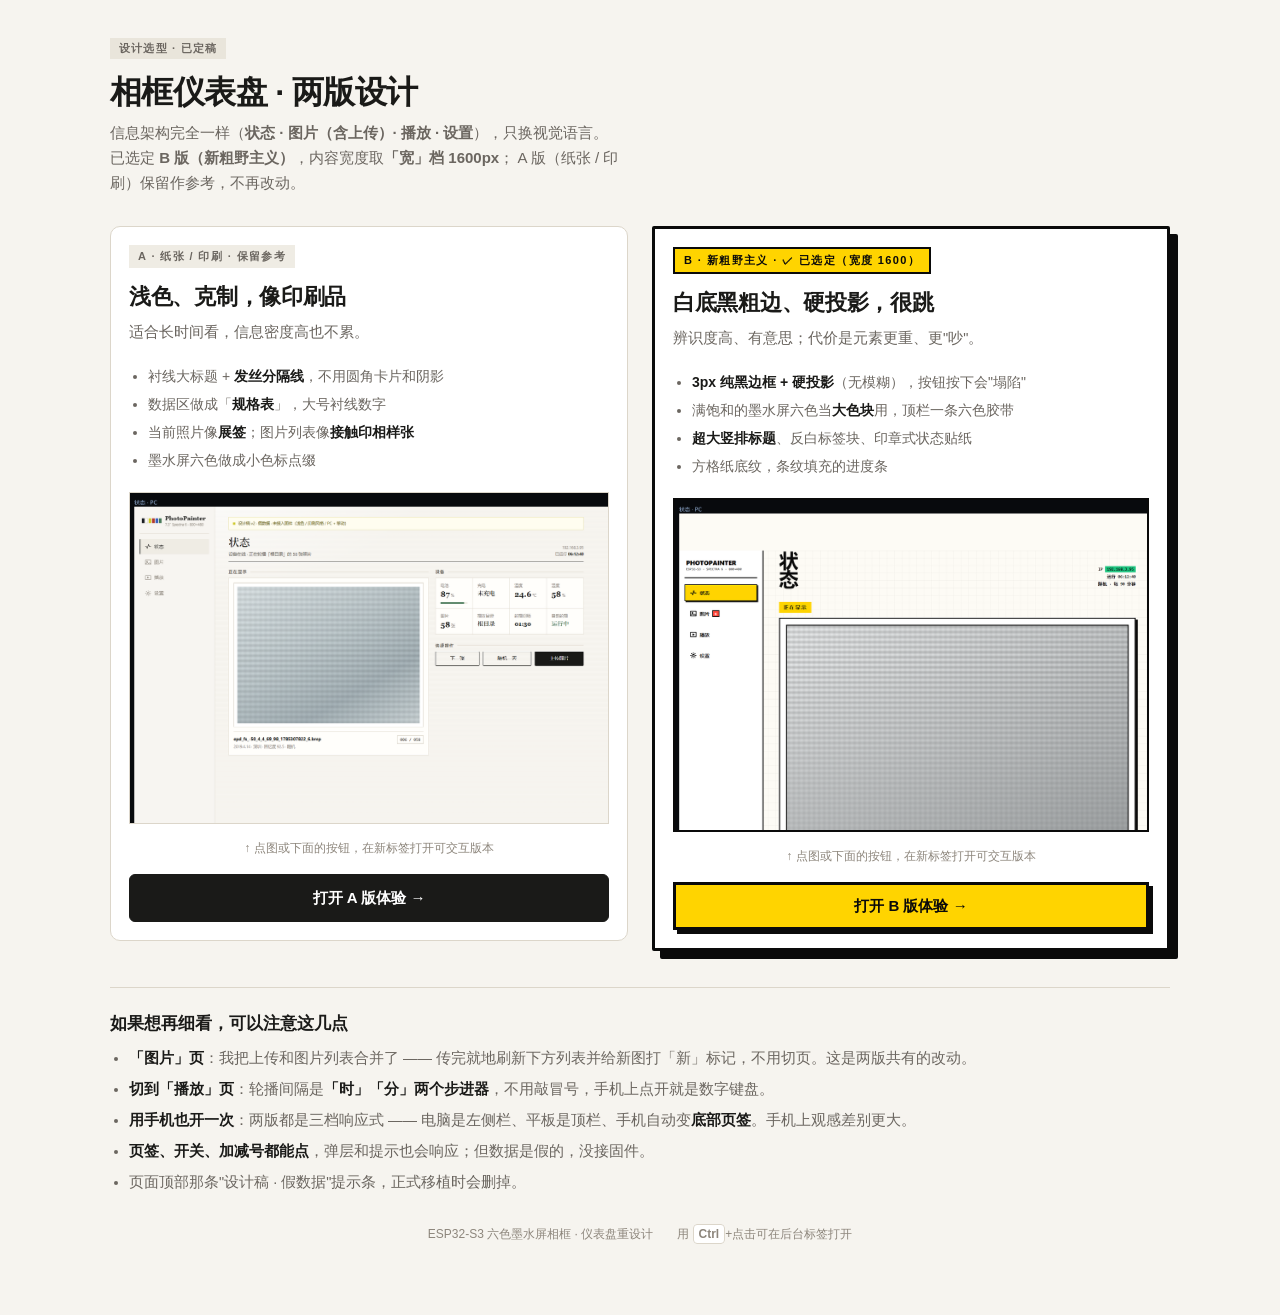
<file: design/index.html>
<!DOCTYPE html>
<html lang="zh-CN">
<head>
<meta charset="UTF-8">
<meta name="viewport" content="width=device-width,initial-scale=1">
<title>相框仪表盘 · 两版设计，帮我选一个</title>
<style>
/* 中立风格：刻意不偏向任何一版，免得影响判断（只在卡片边框上各自暗示一下） */
:root{--paper:#f6f4ef;--ink:#1a1a18;--ink2:#6b6660;--ink3:#8d867c;--rule:#dcd6ca;
  --sans:-apple-system,BlinkMacSystemFont,"Segoe UI","PingFang SC","Microsoft YaHei",sans-serif;
  --serif:Georgia,"Songti SC","Noto Serif SC",serif}
*{margin:0;padding:0;box-sizing:border-box}
body{font:16px/1.65 var(--sans);background:var(--paper);color:var(--ink);padding:34px 18px 70px;
  -webkit-font-smoothing:antialiased}
.wrap{max-width:1060px;margin:0 auto}
h1{font:800 clamp(24px,4.6vw,32px)/1.2 var(--sans);letter-spacing:-.6px}
.sub{color:var(--ink2);margin-top:10px;font-size:15px;max-width:62ch}
.pill{display:inline-block;font:700 11px/1 var(--sans);letter-spacing:1.2px;text-transform:uppercase;
  background:#e9e5db;color:var(--ink2);padding:5px 9px;margin-bottom:14px}

.grid{display:grid;gap:24px;margin-top:30px}
@media(min-width:840px){.grid{grid-template-columns:1fr 1fr;align-items:start}}

.card{background:#fff;padding:18px;display:flex;flex-direction:column;gap:15px}
/* 各自暗示一下自己的风格，但不喧宾夺主 */
.card.a{border:1px solid var(--rule);border-radius:10px}
.card.b{border:3px solid #0a0a0a;border-radius:2px;box-shadow:8px 8px 0 #0a0a0a}

.card .tag{align-self:flex-start;font:700 11px/1 var(--sans);letter-spacing:1.4px;text-transform:uppercase;padding:6px 9px}
.card.a .tag{background:#efece4;color:var(--ink2)}
.card.b .tag{background:#ffd400;border:2px solid #0a0a0a;color:#0a0a0a}

.card h2{font:800 22px/1.25 var(--sans);letter-spacing:-.3px}
.card.a h2{font-family:var(--serif);font-weight:700}
.card .one{color:var(--ink2);font-size:14.5px;margin-top:-4px}
.card ul{padding-left:19px;color:var(--ink2);font-size:14px}
.card li{margin:5px 0}
.card li b{color:var(--ink)}

.shot{display:block;border:1px solid var(--rule);background:#fff;position:relative;overflow:hidden}
.card.b .shot{border:2px solid #0a0a0a}
.shot img{display:block;width:100%;height:330px;object-fit:cover;object-position:top center}
.shot:hover img{opacity:.92}
.hint{font-size:12px;color:var(--ink3);text-align:center}

.btn{display:inline-flex;align-items:center;justify-content:center;gap:8px;min-height:48px;
  padding:0 18px;text-decoration:none;font:700 15px var(--sans);cursor:pointer}
.card.a .btn{background:var(--ink);color:#fff;border:1px solid var(--ink);border-radius:6px}
.card.a .btn:hover{background:#000}
.card.b .btn{background:#ffd400;color:#0a0a0a;border:3px solid #0a0a0a;box-shadow:4px 4px 0 #0a0a0a}
.card.b .btn:hover{background:#ffdf3d}
.card.b .btn:active{transform:translate(4px,4px);box-shadow:0 0 0 #0a0a0a}

.note{margin-top:36px;border-top:1px solid var(--rule);padding-top:24px}
.note h3{font:800 17px var(--sans);margin-bottom:12px}
.note ul{padding-left:19px;color:var(--ink2);font-size:14.5px}
.note li{margin:7px 0}
.note li b{color:var(--ink)}
.foot{margin-top:30px;font-size:12px;color:var(--ink3);text-align:center}
kbd{font:600 12px/1 var(--sans);background:#fff;border:1px solid var(--rule);border-radius:4px;padding:2px 5px}
</style>
</head>
<body>
<div class="wrap">
  <span class="pill">设计选型 · 已定稿</span>
  <h1>相框仪表盘 · 两版设计</h1>
  <p class="sub">
    信息架构完全一样（<b>状态 · 图片（含上传）· 播放 · 设置</b>），只换视觉语言。
    已选定 <b>B 版（新粗野主义）</b>，内容宽度取<b>「宽」档 1600px</b>；
    A 版（纸张 / 印刷）保留作参考，不再改动。
  </p>

  <div class="grid">
    <!-- ---------- A：纸张 / 印刷 ---------- -->
    <div class="card a">
      <span class="tag">A · 纸张 / 印刷 · 保留参考</span>
      <h2>浅色、克制，像印刷品</h2>
      <p class="one">适合长时间看，信息密度高也不累。</p>
      <ul>
        <li>衬线大标题 + <b>发丝分隔线</b>，不用圆角卡片和阴影</li>
        <li>数据区做成「<b>规格表</b>」，大号衬线数字</li>
        <li>当前照片像<b>展签</b>；图片列表像<b>接触印相样张</b></li>
        <li>墨水屏六色做成小色标点缀</li>
      </ul>
      <a class="shot" href="v2-light-print.html" target="_blank" rel="noopener">
        <img src="v2-preview.png" alt="v2 预览">
      </a>
      <p class="hint">↑ 点图或下面的按钮，在新标签打开可交互版本</p>
      <a class="btn" href="v2-light-print.html" target="_blank" rel="noopener">打开 A 版体验 →</a>
    </div>

    <!-- ---------- B：新粗野主义 ---------- -->
    <div class="card b">
      <span class="tag">B · 新粗野主义 · ✓ 已选定（宽度 1600）</span>
      <h2>白底黑粗边、硬投影，很跳</h2>
      <p class="one">辨识度高、有意思；代价是元素更重、更"吵"。</p>
      <ul>
        <li><b>3px 纯黑边框 + 硬投影</b>（无模糊），按钮按下会"塌陷"</li>
        <li>满饱和的墨水屏六色当<b>大色块</b>用，顶栏一条六色胶带</li>
        <li><b>超大竖排标题</b>、反白标签块、印章式状态贴纸</li>
        <li>方格纸底纹，条纹填充的进度条</li>
      </ul>
      <a class="shot" href="v3-brutal.html" target="_blank" rel="noopener">
        <img src="v3-preview.png" alt="v3 预览">
      </a>
      <p class="hint">↑ 点图或下面的按钮，在新标签打开可交互版本</p>
      <a class="btn" href="v3-brutal.html" target="_blank" rel="noopener">打开 B 版体验 →</a>
    </div>
  </div>

  <div class="note">
    <h3>如果想再细看，可以注意这几点</h3>
    <ul>
      <li><b>「图片」页</b>：我把上传和图片列表合并了 —— 传完就地刷新下方列表并给新图打「新」标记，不用切页。这是两版共有的改动。</li>
      <li><b>切到「播放」页</b>：轮播间隔是<b>「时」「分」两个步进器</b>，不用敲冒号，手机上点开就是数字键盘。</li>
      <li><b>用手机也开一次</b>：两版都是三档响应式 —— 电脑是左侧栏、平板是顶栏、手机自动变<b>底部页签</b>。手机上观感差别更大。</li>
      <li><b>页签、开关、加减号都能点</b>，弹层和提示也会响应；但数据是假的，没接固件。</li>
      <li>页面顶部那条"设计稿 · 假数据"提示条，正式移植时会删掉。</li>
    </ul>
  </div>

  <p class="foot">
    ESP32-S3 六色墨水屏相框 · 仪表盘重设计　　用 <kbd>Ctrl</kbd>+点击可在后台标签打开
  </p>
</div>
</body>
</html>
</file>
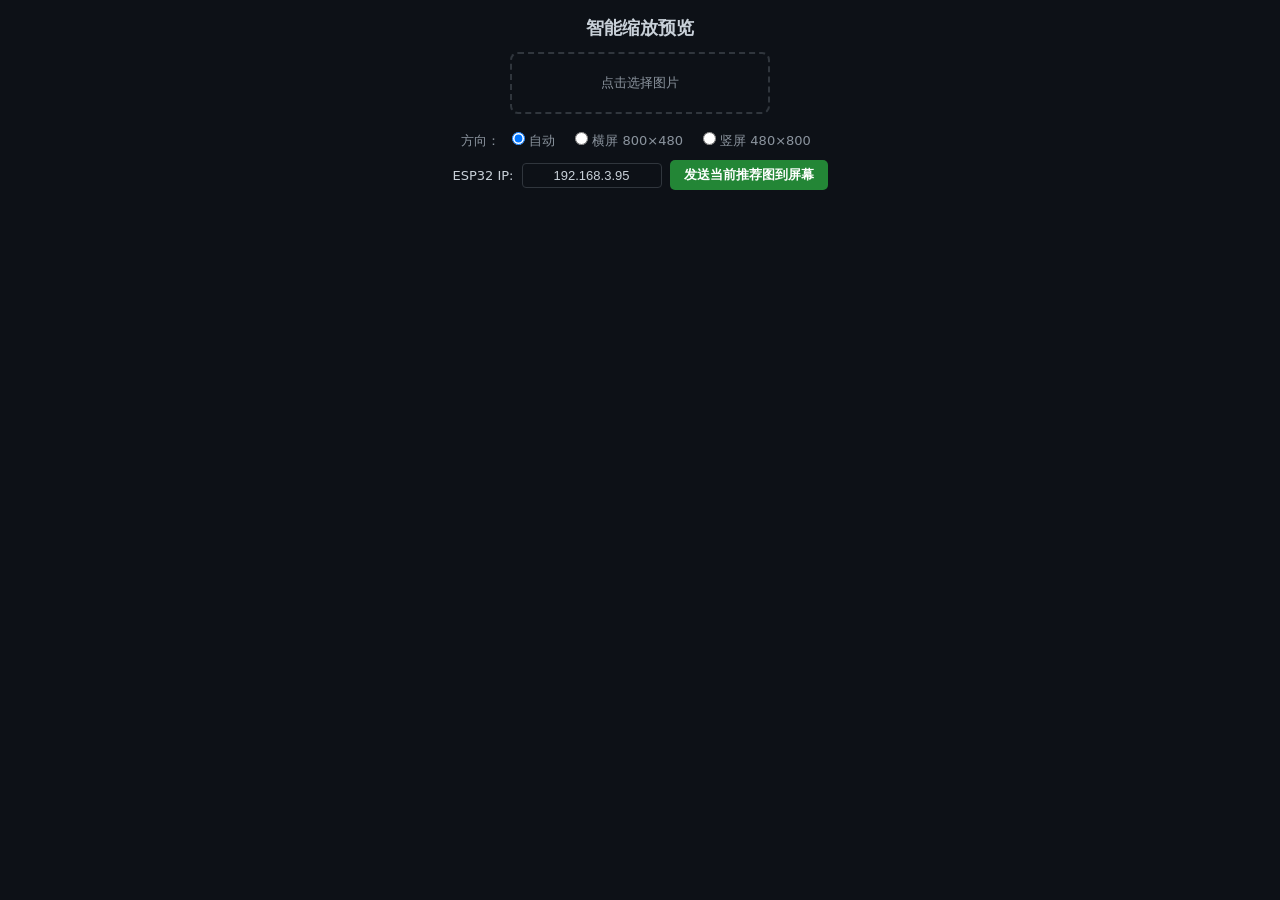
<file: scale-preview.html>
<!DOCTYPE html>
<html lang="zh">
<head>
<meta charset="UTF-8">
<meta name="viewport" content="width=device-width,initial-scale=1">
<title>图片缩放预览</title>
<style>
*{margin:0;padding:0;box-sizing:border-box}
body{font-family:'Segoe UI',system-ui,sans-serif;background:#0d1117;color:#c9d1d9;padding:16px;text-align:center}
h1{font-size:18px;margin-bottom:12px}
.upload-zone{border:2px dashed #30363d;border-radius:8px;padding:20px;cursor:pointer;margin-bottom:10px;display:inline-block;min-width:260px}
.upload-zone:hover{border-color:#58a6ff}
.upload-zone p{color:#8b949e;font-size:13px}
.controls{margin:8px 0;font-size:13px;color:#8b949e}
.controls label{cursor:pointer;margin:0 8px}
.controls input[type=radio]{margin-right:4px}
.send-bar{margin:10px 0;font-size:13px;display:flex;gap:8px;justify-content:center;align-items:center;flex-wrap:wrap}
.send-bar input{width:140px;padding:4px 8px;border-radius:4px;border:1px solid #30363d;background:#0d1117;color:#c9d1d9;font-size:13px;text-align:center}
.btn{padding:6px 14px;border:none;border-radius:5px;cursor:pointer;font-size:13px;font-weight:600}
.btn-green{background:#238636;color:#fff}.btn-green:hover{background:#2ea043}
.btn-blue{background:#1f6feb;color:#fff}.btn-blue:hover{background:#388bfd}
.msg{font-size:11px;margin-top:4px}
.msg-ok{color:#3fb950}.msg-err{color:#f85149}
.result{display:flex;gap:14px;justify-content:center;flex-wrap:wrap;margin-top:12px}
.panel{background:#161b22;border-radius:10px;padding:12px;text-align:center}
.panel h3{font-size:13px;color:#8b949e;margin-bottom:6px}
.panel canvas{border:1px solid #21262d;border-radius:4px;max-width:360px;height:auto}
.info{font-size:10px;color:#8b949e;margin-top:3px}
.tag{font-size:10px;padding:2px 6px;border-radius:3px;margin-left:4px}
.tag-stretch{background:#1f6feb;color:#fff}
.tag-fit{background:#238636;color:#fff}
#orig-info{font-size:12px;color:#58a6ff;margin-bottom:4px}
#mode-info{font-size:12px;color:#3fb950;margin-bottom:8px}
</style>
</head>
<body>
<h1>智能缩放预览</h1>
<input type="file" id="file-input" accept="image/*" style="display:none" onchange="loadImg(event)">
<div class="upload-zone" onclick="document.getElementById('file-input').click()">
<p>点击选择图片</p>
</div>
<div id="orig-info"></div>
<div class="controls">
方向：
<label><input type="radio" name="orient" value="auto" checked onchange="redraw()">自动</label>
<label><input type="radio" name="orient" value="landscape" onchange="redraw()">横屏 800×480</label>
<label><input type="radio" name="orient" value="portrait" onchange="redraw()">竖屏 480×800</label>
</div>
<div id="mode-info"></div>
<div class="send-bar">
<span>ESP32 IP:</span>
<input id="esp-ip" value="192.168.3.95">
<button class="btn btn-green" onclick="sendToESP()">发送当前推荐图到屏幕</button>
</div>
<div class="msg" id="send-msg"></div>
<div class="result" id="panels"></div>
<script>
const THRESHOLD=0.25;
const PAPER='#b9c7c9';
var lastImg=null,autoCanvas=null;

function loadImg(e){
var f=e.target.files[0];if(!f)return;
var img=new Image();img.onload=function(){lastImg=img;redraw()};
img.src=URL.createObjectURL(f)}

function getOrient(img){
var o=document.querySelector('input[name=orient]:checked').value;
if(o==='landscape')return{tw:800,th:480};
if(o==='portrait')return{tw:480,th:800};
var w=img.naturalWidth,h=img.naturalHeight;
return w>=h?{tw:800,th:480}:{tw:480,th:800};
}

function redraw(){
if(!lastImg)return;
var img=lastImg,o=getOrient(img);
var iw=img.naturalWidth,ih=img.naturalHeight;
var tw=o.tw,th=o.th;
var srcRatio=iw/ih,dstRatio=tw/th;
var dev=Math.abs(srcRatio-dstRatio)/dstRatio;

document.getElementById('orig-info').textContent='原图: '+iw+'×'+ih+' | 目标: '+tw+'×'+th+' | 偏差: '+(dev*100).toFixed(1)+'%';
var mode=dev<=THRESHOLD?'stretch':'fit';
document.getElementById('mode-info').innerHTML='自动选择: <b>'+(mode==='stretch'?'拉伸填满 (≤25%)':'等比留白 (>25%)')+'</b>';

autoCanvas=mode==='stretch'?stretch(img,tw,th):fit(img,tw,th);
var panels=[
{h:'自动<span class="tag '+(mode==='stretch'?'tag-stretch':'tag-fit')+'">发送这个</span>',c:autoCanvas},
{h:'等比留白<span class="tag tag-fit">纸白</span>',c:fit(img,tw,th)},
{h:'拉伸填满<span class="tag tag-stretch">强制</span>',c:stretch(img,tw,th)}
];
var html='';
for(var i=0;i<panels.length;i++){
html+='<div class="panel"><h3>'+panels[i].h+'</h3><canvas width="'+tw+'" height="'+th+'" style="max-width:'+(tw>th?360:220)+'px"></canvas><div class="info">'+panels[i].c.note+'</div></div>'}
document.getElementById('panels').innerHTML=html;
setTimeout(function(){
var cv=document.querySelectorAll('#panels canvas');
for(var i=0;i<cv.length;i++){cv[i].getContext('2d').drawImage(panels[i].c.c,0,0)}
},10);
}

function fit(img,w,h){
var c=document.createElement('canvas');c.width=w;c.height=h;
var ctx=c.getContext('2d');
ctx.fillStyle=PAPER;ctx.fillRect(0,0,w,h);
var iw=img.naturalWidth,ih=img.naturalHeight;
var s=Math.min(w/iw,h/ih);
var sw=Math.round(iw*s),sh=Math.round(ih*s);
ctx.drawImage(img,0,0,iw,ih, Math.round((w-sw)/2),Math.round((h-sh)/2), sw,sh);
return {c:c,note:'缩放 '+s.toFixed(3)+' | '+sw+'×'+sh+' | '+PAPER};
}
function stretch(img,w,h){
var c=document.createElement('canvas');c.width=w;c.height=h;
var ctx=c.getContext('2d');
ctx.drawImage(img,0,0,w,h);
return {c:c,note:'拉伸到 '+w+'×'+h};
}

// BMP builder + send
function buildBmp(canvas){
var w=canvas.width,h=canvas.height;
var rowSize=Math.ceil((3*w)/4)*4,padSize=rowSize*h;
var total=54+padSize,bmp=new Uint8Array(total),dv=new DataView(bmp.buffer);
dv.setUint8(0,0x42);dv.setUint8(1,0x4D);
dv.setUint32(2,total,true);dv.setUint32(10,54,true);
dv.setUint32(14,40,true);dv.setUint32(18,w,true);dv.setUint32(22,h,true);
dv.setUint16(26,1,true);dv.setUint16(28,24,true);dv.setUint32(34,padSize,true);
var ctx=canvas.getContext('2d'),id=ctx.getImageData(0,0,w,h),rgba=id.data;
var off=54;
for(var y=h-1;y>=0;y--){var ro=0;
for(var x=0;x<w;x++){var i=(y*w+x)*4;
bmp[off+ro]=rgba[i+2];bmp[off+ro+1]=rgba[i+1];bmp[off+ro+2]=rgba[i];ro+=3}
while(ro%4){bmp[off+ro]=0;ro++}off+=rowSize}
return bmp;
}

function sendToESP(){
if(!autoCanvas){alert('请先选择图片');return}
var ip=document.getElementById('esp-ip').value.trim();
if(!ip){alert('请输入 ESP32 IP');return}
var msg=document.getElementById('send-msg');
msg.textContent='发送中...';msg.className='msg';
var bmp=buildBmp(autoCanvas.c);
var x=new XMLHttpRequest();
x.open('POST','http://'+ip+'/api/upload?name=scale_preview_'+Date.now());
x.onload=function(){msg.textContent=x.status==200?'已发送到屏幕！':'发送失败 HTTP '+x.status;msg.className='msg '+(x.status==200?'msg-ok':'msg-err')};
x.onerror=function(){msg.textContent='发送失败: 网络错误';msg.className='msg msg-err'};
x.send(bmp);
}
</script>
</body>
</html>
</file>
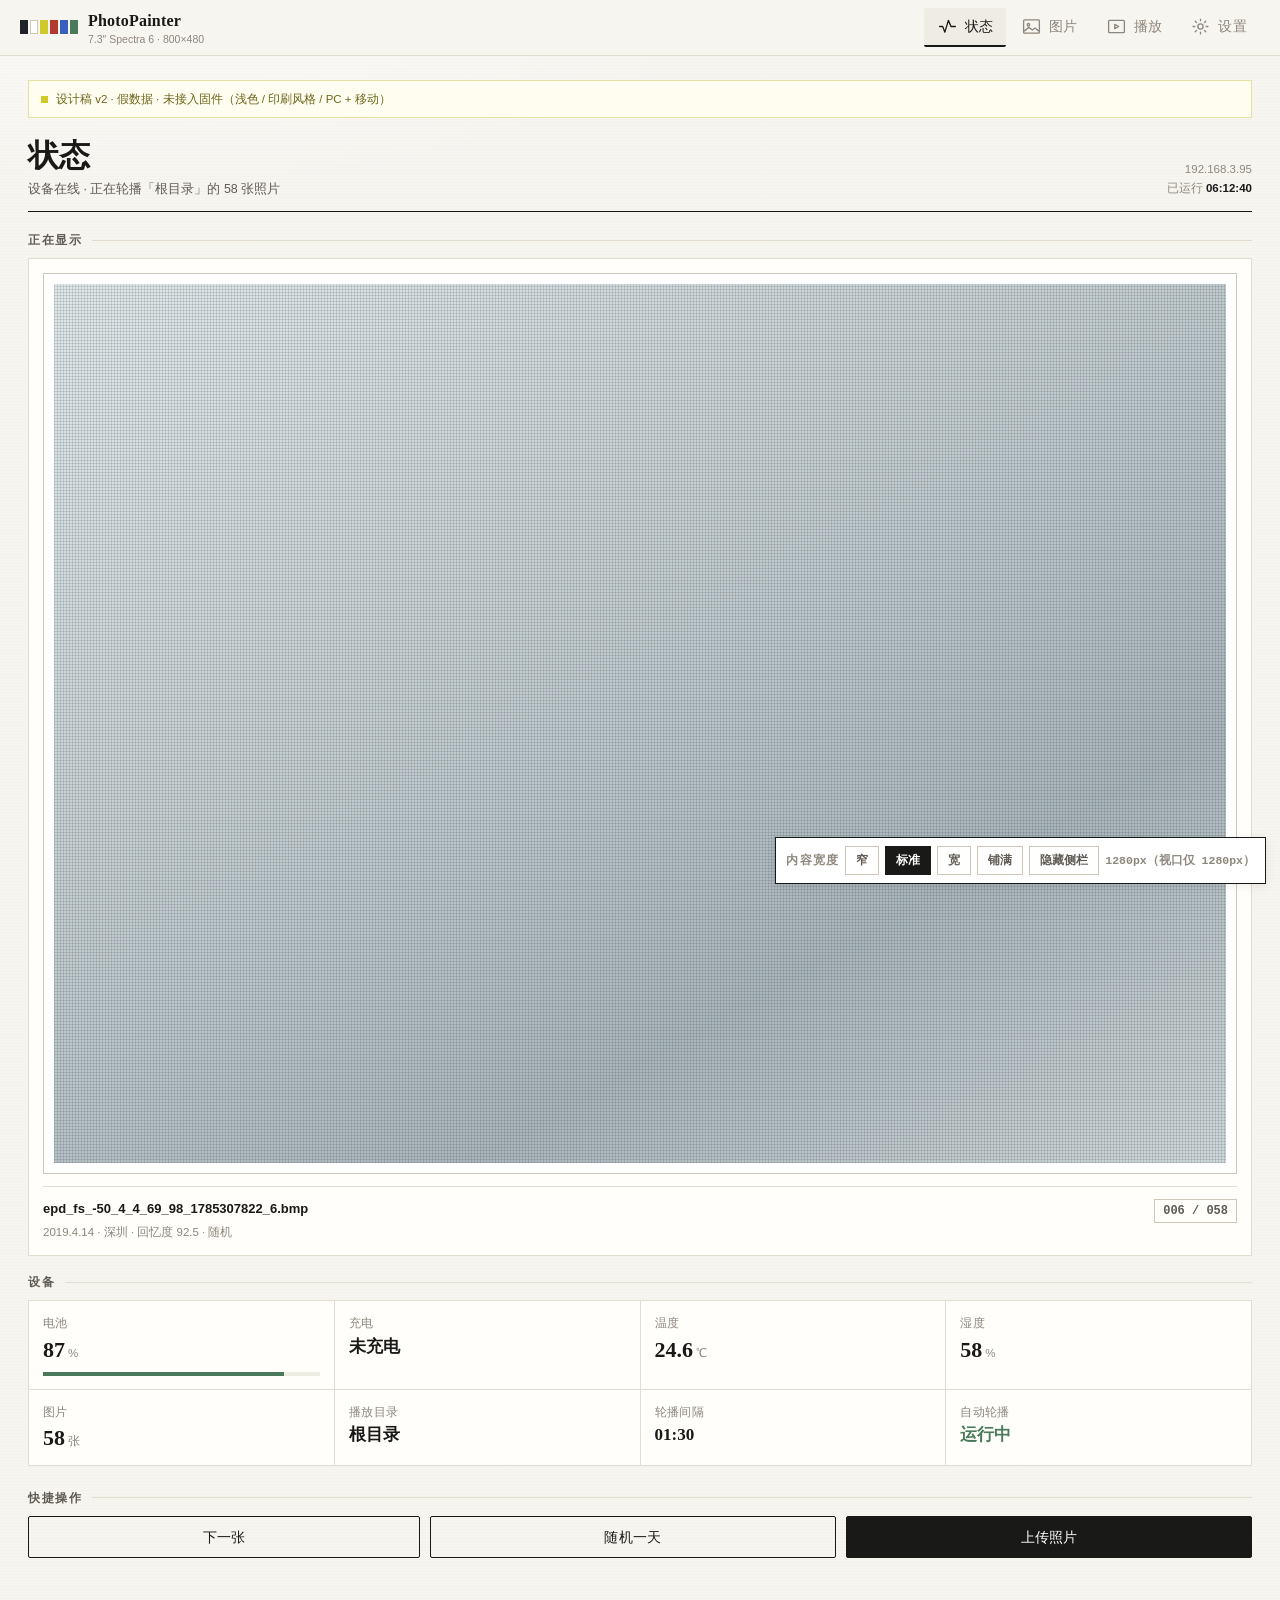
<file: design/v2-light-print.html>
<!DOCTYPE html>
<html lang="zh-CN">
<head>
<meta charset="UTF-8">
<meta name="viewport" content="width=device-width,initial-scale=1,viewport-fit=cover">
<meta name="theme-color" content="#f7f5f0">
<title>相框仪表盘 · 设计稿 v2（纸张 / 印刷，浅色，PC + 移动）</title>
<style>
/* ==========================================================================
   设计稿 v2 —— 视觉语言：「纸张 / 印刷」
   与旧版的区别：浅色纸质底、衬线标题、发丝分隔线（不用圆角卡片+阴影）、
   墨水屏 6 色作为印刷色标、编号与数据用编辑式排版。
   结构：PC 左侧栏 / 平板顶栏 / 手机底部页签 —— 同一套标记，靠媒体查询切换。
   约束：无 CDN、无外链资源（配网热点无外网）。
   ========================================================================== */
:root{
  --paper:#f7f5f0; --paper2:#efece4; --card:#fffefb;
  --ink:#191917; --ink2:#5f5a53; --ink3:#8d867c;
  --rule:#e2dcd1; --rule2:#cfc7b8;
  --k:#1f2226; --w:#e8eef0; --y:#cfc92c; --r:#b23a2e; --b:#3a5fbf; --g:#4a7a5a;
  --serif:Georgia,"Songti SC","Noto Serif SC","Times New Roman",serif;
  --sans:-apple-system,BlinkMacSystemFont,"Segoe UI","PingFang SC","Microsoft YaHei",sans-serif;
  --mono:ui-monospace,SFMono-Regular,Menlo,Consolas,monospace;
  --maxw:1400px; --gap:20px;
  --navh:56px;
}
*{margin:0;padding:0;box-sizing:border-box;-webkit-tap-highlight-color:transparent}
html{-webkit-text-size-adjust:100%}
body{
  font:15px/1.6 var(--sans);color:var(--ink);background:var(--paper);
  /* 极淡的纸纹，避免大面积纯色的塑料感 */
  background-image:
    repeating-linear-gradient(0deg,rgba(120,110,95,.022) 0 1px,transparent 1px 3px),
    radial-gradient(1200px 600px at 12% -10%,rgba(255,255,255,.9),transparent 60%);
  padding-bottom:calc(var(--navh) + env(safe-area-inset-bottom,0px));   /* 手机底部页签占位 */
}
img{max-width:100%;display:block}
button,input,select{font:inherit;color:inherit}

/* ---------- 印刷色标（本设计的识别元素） ---------- */
.cbar{display:flex;gap:2px;flex:0 0 auto}
.cbar i{width:8px;height:14px;display:block}
.cbar i:nth-child(1){background:var(--k)}.cbar i:nth-child(2){background:#fff;box-shadow:inset 0 0 0 1px var(--rule2)}
.cbar i:nth-child(3){background:var(--y)}.cbar i:nth-child(4){background:var(--r)}
.cbar i:nth-child(5){background:var(--b)}.cbar i:nth-child(6){background:var(--g)}

/* ==========================================================================
   导航：手机=底部页签 / 平板=顶栏 / PC=左侧栏（同一套标记）
   ========================================================================== */
.nav{
  position:fixed;left:0;right:0;bottom:0;z-index:40;background:rgba(247,245,240,.96);
  backdrop-filter:blur(10px);border-top:1px solid var(--rule);
  padding-bottom:env(safe-area-inset-bottom,0px);
}
.nav .brand,.nav .foot{display:none}
.tabs{display:flex;width:100%;max-width:var(--maxw);margin:0 auto}
.tabs button{
  flex:1;min-width:0;border:0;background:transparent;cursor:pointer;padding:9px 2px 8px;
  display:flex;flex-direction:column;align-items:center;gap:3px;
  font-size:10.5px;letter-spacing:.3px;color:var(--ink3);border-top:2px solid transparent;margin-top:-1px;
}
.tabs button svg{width:21px;height:21px;stroke:currentColor;fill:none;stroke-width:1.5;stroke-linecap:round;stroke-linejoin:round}
.tabs button[aria-selected="true"]{color:var(--ink);border-top-color:var(--ink)}
.tabs .badge{position:absolute;transform:translate(15px,-2px);min-width:15px;height:15px;border-radius:99px;
  background:var(--r);color:#fff;font:600 9.5px/15px var(--sans);padding:0 4px;text-align:center}
.tabs button{position:relative}

/* 平板及以上：顶栏 */
@media(min-width:641px){
  body{padding-bottom:0;padding-top:0}
  .nav{position:sticky;top:0;bottom:auto;border-top:0;border-bottom:1px solid var(--rule);
    display:flex;align-items:center;gap:16px;padding:0 20px;height:var(--navh)}
  .nav .brand{display:flex;align-items:center;gap:10px;min-width:0}
  .nav .brand b{font:600 16px/1.2 var(--serif);letter-spacing:.2px;white-space:nowrap}
  .nav .brand small{display:block;font:400 10.5px/1.3 var(--sans);color:var(--ink3)}
  .tabs{width:auto;margin:0 0 0 auto;gap:2px;flex:0 1 auto}
  .tabs button{flex:0 0 auto;flex-direction:row;gap:7px;padding:8px 13px;font-size:13.5px;
    border-top:0;border-bottom:2px solid transparent;margin-top:0;border-radius:2px}
  .tabs button[aria-selected="true"]{border-bottom-color:var(--ink);background:var(--paper2)}
  .tabs .badge{position:static;transform:none;margin-left:-2px}
}
/* PC：左侧栏（只在 ≥1400 出现：2560×1600 屏在 200% 缩放下 CSS 视口仅约 1318px，
   这种宽度再分 236px 给侧栏，内容就只剩 ~976px —— 此时用顶部导航更划算） */
@media(min-width:1400px){
  body{display:grid;grid-template-columns:auto minmax(0,1fr);justify-content:center;padding:0}
  .nav{position:sticky;top:0;height:100vh;flex-direction:column;align-items:stretch;gap:0;
    border-bottom:0;border-right:1px solid var(--rule);padding:22px 16px;width:236px}
  .nav .brand{padding:0 6px 18px;border-bottom:1px solid var(--rule)}
  .nav .brand b{font-size:17px}
  .tabs{flex-direction:column;margin:16px 0 0;gap:1px}
  .tabs button{flex:1 1 auto;justify-content:flex-start;padding:11px 12px;font-size:14px;
    border-bottom:0;border-left:2px solid transparent}
  .tabs button[aria-selected="true"]{border-bottom:0;border-left-color:var(--ink);background:var(--paper2)}
  .nav .foot{display:block;margin-top:auto;padding:14px 6px 0;border-top:1px solid var(--rule);
    font-size:11px;color:var(--ink3);line-height:1.7}
}

/* ==========================================================================
   版心
   ========================================================================== */
/* width:100% 不可省：main 是 grid 子项，一旦带 auto 外边距就不会被拉伸，
   而会收缩到内容的 fit-content 宽度（曾因此让内容在宽屏下只有几百 px） */
main{width:100%;max-width:var(--maxw);margin:0 auto;padding:20px 18px 40px;min-width:0}
@media(min-width:641px){main{padding:24px 28px 56px}}
/* 侧栏贴左边（全出血），只有内容在右侧剩余区域里居中、并保持原来的宽度：
   内容是定宽居中的，不随窗口拉伸，避免按钮等元素被拉得过宽 */
@media(min-width:1400px){main{padding:30px 40px 64px;max-width:1120px;margin:0 auto}}

/* ---------- 页头：编辑式标题（衬线 + 发丝线） ---------- */
.head{display:flex;align-items:flex-end;justify-content:space-between;gap:16px;
  padding-bottom:12px;margin-bottom:22px;border-bottom:1px solid var(--ink)}
.head h1{font:600 25px/1.15 var(--serif);letter-spacing:.2px}
.head p{font-size:12.5px;color:var(--ink2);margin-top:5px}
.head .rt{text-align:right;font-size:11.5px;color:var(--ink3);line-height:1.7;white-space:nowrap}
@media(min-width:641px){.head h1{font-size:31px}}
.head .rt b{color:var(--ink);font-variant-numeric:tabular-nums}

/* 章节标题：小字母间距 + 短线，像印刷品的小标 */
.sec{display:flex;align-items:center;gap:10px;margin:26px 0 12px;font:600 12px/1 var(--sans);
  letter-spacing:1.6px;text-transform:uppercase;color:var(--ink2)}
.sec:after{content:"";flex:1;height:1px;background:var(--rule)}
.sec:first-child{margin-top:0}

/* ---------- 数据表：用发丝线分隔，而不是一排圆角卡片 ---------- */
.spec{display:grid;grid-template-columns:repeat(2,minmax(0,1fr));border-top:1px solid var(--rule);
  border-left:1px solid var(--rule);background:var(--card)}
.spec>div{border-right:1px solid var(--rule);border-bottom:1px solid var(--rule);padding:13px 14px;min-width:0}
.spec .l{font-size:11.5px;color:var(--ink3);letter-spacing:.4px}
.spec .v{font:600 22px/1.2 var(--serif);margin-top:4px;display:flex;align-items:baseline;gap:3px;
  font-variant-numeric:tabular-nums}
.spec .v span{font:400 11.5px var(--sans);color:var(--ink3)}
@media(min-width:641px){.spec{grid-template-columns:repeat(4,minmax(0,1fr))}}
.meter{height:4px;background:var(--paper2);margin-top:9px;overflow:hidden}
.meter>i{display:block;height:100%;background:var(--g)}
.meter.low>i{background:var(--r)}

/* ---------- 当前显示：大幅作品 + 图注（像展签） ---------- */
.plate{background:var(--card);border:1px solid var(--rule);padding:14px}
.plate .frame{border:1px solid var(--rule2);background:#fff;padding:10px}
.plate .art{aspect-ratio:4/3;display:block;
  background:
   repeating-linear-gradient(0deg,rgba(31,34,38,.13) 0 1px,transparent 1px 3px),
   repeating-linear-gradient(90deg,rgba(31,34,38,.13) 0 1px,transparent 1px 3px),
   linear-gradient(150deg,#dfe7e9 0%,#c3ced1 40%,#a9b6bb 72%,#cfd8da 100%)}
.plate .cap{display:flex;gap:12px;align-items:flex-start;padding-top:12px;margin-top:12px;
  border-top:1px solid var(--rule)}
.plate .cap .t{flex:1;min-width:0;overflow:hidden}
.plate .cap b{font-size:13px;display:block;white-space:nowrap;overflow:hidden;text-overflow:ellipsis}
.plate .cap .meta{font-size:11.5px;color:var(--ink3);margin-top:3px;font-variant-numeric:tabular-nums}
.plate .no{font:600 12px/1 var(--mono);color:var(--ink2);border:1px solid var(--rule2);padding:5px 8px;white-space:nowrap}

/* ---------- 按钮：方正的印刷味，主按钮用墨色实心 ---------- */
.btn{display:inline-flex;align-items:center;justify-content:center;gap:7px;min-height:42px;padding:0 16px;
  border:1px solid var(--ink);background:transparent;border-radius:2px;cursor:pointer;
  font-size:14px;letter-spacing:.2px;transition:background .12s,color .12s}
.btn:hover{background:var(--paper2)}
.btn.solid{background:var(--ink);color:#fff}
.btn.solid:hover{background:#000}
.btn.blue{background:var(--b);border-color:var(--b);color:#fff}
.btn.red{background:transparent;border-color:var(--r);color:var(--r)}
.btn.red:hover{background:rgba(178,58,46,.08)}
.btn.sm{min-height:34px;font-size:13px;padding:0 12px}
.btn.wide{width:100%}
.btnrow{display:flex;gap:10px;flex-wrap:wrap}
.btnrow .btn{flex:1 1 auto}

/* ---------- 表单 ---------- */
label.f{display:block;margin-bottom:14px}
label.f>span.k{display:block;font-size:11.5px;color:var(--ink3);letter-spacing:.4px;margin-bottom:5px}
input[type=text],input[type=password],input[type=number],select{
  width:100%;min-width:0;height:42px;padding:0 11px;background:#fff;color:var(--ink);
  border:1px solid var(--rule2);border-radius:2px;outline:none;appearance:none}
input:focus,select:focus{border-color:var(--ink);box-shadow:0 0 0 2px rgba(25,25,23,.08)}
select{background-image:linear-gradient(45deg,transparent 50%,var(--ink3) 50%),linear-gradient(135deg,var(--ink3) 50%,transparent 50%);
  background-position:calc(100% - 16px) 18px,calc(100% - 11px) 18px;background-size:5px 5px,5px 5px;
  background-repeat:no-repeat;padding-right:32px}
.inlinerow{display:flex;gap:10px;align-items:flex-end;flex-wrap:wrap}
.inlinerow>*{min-width:0}
.inlinerow .grow{flex:1 1 180px}

/* 开关：印刷味的小拨杆 */
.sw{position:relative;width:46px;height:26px;border:1px solid var(--rule2);background:#fff;border-radius:2px;
  cursor:pointer;flex:0 0 auto}
.sw:after{content:"";position:absolute;top:2px;left:2px;width:20px;height:20px;background:var(--ink3);transition:.16s}
.sw[aria-checked="true"]{border-color:var(--ink);background:var(--paper2)}
.sw[aria-checked="true"]:after{left:22px;background:var(--ink)}

/* 分段：文字 + 下划线（像印刷品的选项标记） */
.seg{display:flex;border:1px solid var(--rule2);background:#fff;flex-wrap:wrap}
.seg button{flex:1 1 auto;min-width:0;min-height:40px;border:0;border-right:1px solid var(--rule2);
  background:transparent;cursor:pointer;font-size:13.5px;color:var(--ink2);padding:0 14px}
.seg button:last-child{border-right:0}
.seg button[aria-pressed="true"]{background:var(--ink);color:#fff}

/* 时 / 分 步进器 */
.time{display:grid;grid-template-columns:minmax(0,1fr) auto minmax(0,1fr) auto;gap:10px;align-items:end}
.step{display:flex;align-items:center;border:1px solid var(--rule2);background:#fff;min-width:0}
.step input{flex:1;width:auto;min-width:0;height:44px;border:0;text-align:center;background:transparent;
  font:600 17px var(--serif);font-variant-numeric:tabular-nums;appearance:textfield}
.step input::-webkit-outer-spin-button,.step input::-webkit-inner-spin-button{-webkit-appearance:none;margin:0}
.step button{width:40px;height:44px;flex:0 0 auto;border:0;background:transparent;cursor:pointer;font-size:18px;color:var(--ink2)}
.step button:hover{background:var(--paper2)}
.time .u{font-size:12px;color:var(--ink3);padding-bottom:13px}
.hint{font:600 12px/1 var(--mono);color:var(--b)}
/* 内容变宽后，小控件不该跟着拉长（否则步进器/按钮会变成超宽空盒子）——统一加上限 */
@media(min-width:641px){
  .time{grid-template-columns:minmax(0,200px) auto minmax(0,200px) auto;justify-content:start}
  .seg{max-width:580px}
  .btn.wide{max-width:420px}
  label.f>input,label.f>select{max-width:580px}
}

input[type=range]{-webkit-appearance:none;appearance:none;width:100%;min-width:0;height:30px;background:transparent}
input[type=range]::-webkit-slider-runnable-track{height:3px;background:var(--rule2)}
input[type=range]::-webkit-slider-thumb{-webkit-appearance:none;width:15px;height:15px;background:var(--ink);
  border-radius:50%;margin-top:-6px}
.sl{display:grid;grid-template-columns:52px minmax(0,1fr) 38px;gap:10px;align-items:center;margin-bottom:4px}
.sl .k{font-size:12px;color:var(--ink2)}
.sl .val{font:12px var(--mono);color:var(--ink3);text-align:right;font-variant-numeric:tabular-nums}

/* ---------- 图片：接触印相样张（contact sheet）
   注意：这里曾与底部弹层共用 .sheet 类名，导致照片网格被套上 position:fixed
   （弹层规则）而弹层被套上 display:grid —— 已改名为 .contact ---------- */
.contact{display:grid;grid-template-columns:repeat(3,minmax(0,1fr));gap:2px;background:var(--rule);
  border:1px solid var(--rule)}
.contact .cell{background:var(--card);padding:8px 8px 6px;cursor:pointer;min-width:0}
.contact .im{aspect-ratio:1;border:1px solid var(--rule2);display:block;
  background-color:currentColor;
  background-image:
   repeating-linear-gradient(0deg,rgba(31,34,38,.12) 0 1px,transparent 1px 3px),
   repeating-linear-gradient(90deg,rgba(31,34,38,.12) 0 1px,transparent 1px 3px),
   linear-gradient(150deg,rgba(255,255,255,.55),rgba(0,0,0,.18))}
.contact .cell:nth-child(6n+1){color:#c3ced1}.contact .cell:nth-child(6n+2){color:#8f9c86}
.contact .cell:nth-child(6n+3){color:#c9c07a}.contact .cell:nth-child(6n+4){color:#b98d84}
.contact .cell:nth-child(6n+5){color:#8b9bbd}.contact .cell:nth-child(6n){color:#5f6b62}
.contact .cell[aria-current="true"]{background:#fff;box-shadow:inset 0 0 0 2px var(--ink)}
.contact .lb{display:flex;justify-content:space-between;align-items:center;gap:6px;margin-top:6px;
  font:11px var(--mono);color:var(--ink3)}
.contact .lb .on{color:var(--g);font-weight:600}
@media(min-width:641px){.contact{grid-template-columns:repeat(5,minmax(0,1fr))}}
@media(min-width:1024px){.contact{grid-template-columns:repeat(6,minmax(0,1fr))}}

.pager{display:flex;justify-content:center;align-items:center;gap:4px;margin-top:16px}
.pager a{min-width:32px;height:32px;display:inline-flex;align-items:center;justify-content:center;
  border:1px solid var(--rule2);background:#fff;color:var(--ink2);text-decoration:none;font:13px var(--mono)}
.pager a[aria-current="page"]{background:var(--ink);color:#fff;border-color:var(--ink)}
.pager a.dis{opacity:.4}

/* ---------- 上传 ---------- */
.drop{border:1px dashed var(--rule2);background:var(--card);padding:26px 16px;text-align:center;cursor:pointer}
.drop:hover{border-color:var(--ink);background:var(--paper2)}
.drop .t{font:600 15px var(--serif)}
.drop .s{font-size:12px;color:var(--ink3);margin-top:4px}
.cmp{display:grid;grid-template-columns:minmax(0,1fr) minmax(0,1fr);gap:2px;background:var(--rule);border:1px solid var(--rule)}
.cmp figure{background:var(--card);padding:10px;min-width:0}
.cmp .im{aspect-ratio:4/3;border:1px solid var(--rule2);display:block;
  background:repeating-linear-gradient(0deg,rgba(31,34,38,.12) 0 1px,transparent 1px 3px),
   repeating-linear-gradient(90deg,rgba(31,34,38,.12) 0 1px,transparent 1px 3px),linear-gradient(150deg,#dfe7e9,#a9b6bb)}
.cmp .im.epd{background:repeating-linear-gradient(0deg,rgba(31,34,38,.18) 0 1px,transparent 1px 3px),
   repeating-linear-gradient(90deg,rgba(31,34,38,.18) 0 1px,transparent 1px 3px),linear-gradient(150deg,#e6dfa4,#8a9a86)}
.cmp figcaption{margin-top:8px;font-size:11.5px;color:var(--ink3);letter-spacing:.4px}
details{border:1px solid var(--rule);background:var(--card);margin-top:14px}
/* 上传面板：与图片列表同页（默认收起，选完图展开）—— 传完就地刷新下方列表并高亮新增项 */
details.upl{margin:0 0 20px;border-color:var(--ink)}
details.upl>summary{font:600 16px var(--serif);letter-spacing:.2px}
details.upl>summary:after{content:"⌃"}
details.upl[open]>summary:after{content:"⌄"}
.uplbody{padding:2px 14px 16px}
.uplbody .sec{margin-top:16px}
details>summary{padding:13px 14px;cursor:pointer;list-style:none;display:flex;justify-content:space-between;
  align-items:center;font-size:14px;font-weight:600}
details>summary::-webkit-details-marker{display:none}
details>summary:after{content:"+";font:400 18px var(--mono);color:var(--ink3)}
details[open]>summary:after{content:"−"}
details>summary+*{border-top:1px solid var(--rule)}
details .body{padding:14px}
.prog{height:4px;background:var(--paper2);margin:12px 0}
.prog>i{display:block;height:100%;width:58%;background:var(--g)}
.blist{border-top:1px solid var(--rule)}
.bitem{display:flex;align-items:center;gap:10px;padding:9px 2px;border-bottom:1px solid var(--rule);min-width:0}
.bitem .th{width:34px;height:34px;flex:0 0 auto;border:1px solid var(--rule2);background:
  repeating-linear-gradient(0deg,rgba(31,34,38,.14) 0 1px,transparent 1px 3px),
  repeating-linear-gradient(90deg,rgba(31,34,38,.14) 0 1px,transparent 1px 3px),linear-gradient(150deg,#cbd5d7,#96a4aa)}
.bitem .nm{flex:1;min-width:0;font:12px var(--mono);color:var(--ink2);white-space:nowrap;overflow:hidden;text-overflow:ellipsis}
.st{font-size:11px;padding:3px 7px;border:1px solid currentColor;flex:0 0 auto;letter-spacing:.3px}
.st.ok{color:var(--g)}.st.wait{color:var(--b)}.st.err{color:var(--r)}

/* ---------- PC 两栏 ---------- */
.cols{display:grid;gap:var(--gap);min-width:0;grid-template-columns:minmax(0,1fr)}
.cols>*{min-width:0}
/* 两栏排版只在够宽时才启用：1024~1400 之间若还分两栏，各栏只剩 ~475px，非常挤
   （1366 笔记本视口约 1318px，减去侧栏后内容仅 1068px —— 正是"太窄"的来源） */
@media(min-width:1400px){
  .cols.c2{grid-template-columns:minmax(0,1.35fr) minmax(0,1fr);align-items:start}
  .cols.c2b{grid-template-columns:minmax(0,1fr) minmax(0,1fr)}
}

/* ---------- 底部弹层（手机） ---------- */
.backdrop{position:fixed;inset:0;background:rgba(25,25,23,.42);z-index:50;opacity:0;pointer-events:none;transition:.2s}
.backdrop.on{opacity:1;pointer-events:auto}
.sheet{position:fixed;left:0;right:0;bottom:0;z-index:51;background:var(--card);border-top:1px solid var(--ink);
  padding:16px 18px calc(20px + env(safe-area-inset-bottom,0px));transform:translateY(102%);transition:.24s cubic-bezier(.2,.8,.2,1)}
.sheet.on{transform:translateY(0)}
@media(min-width:1024px){
  .sheet{left:50%;right:auto;bottom:auto;top:50%;width:460px;margin-left:-230px;border:1px solid var(--ink);
    transform:translateY(-46%) scale(.96);opacity:0;transition:.18s}
  .sheet.on{transform:translateY(-50%) scale(1);opacity:1}
}
.sheet h3{font:600 17px var(--serif);margin-bottom:4px}
.sheet .mut{font-size:12px;color:var(--ink3)}
.toast{position:fixed;left:50%;bottom:calc(76px + env(safe-area-inset-bottom,0px));transform:translate(-50%,12px);
  z-index:60;background:var(--ink);color:#fff;padding:10px 16px;font-size:13.5px;border-radius:2px;
  opacity:0;pointer-events:none;transition:.2s;max-width:88vw;text-align:center}
@media(min-width:641px){.toast{bottom:24px}}
.toast.on{opacity:1;transform:translate(-50%,0)}
.toast.err{background:var(--r)}

/* ---------- 设计稿标记 / 自检 ---------- */
.mockbar{display:flex;align-items:center;gap:8px;padding:9px 12px;margin-bottom:20px;background:#fffdf0;
  border:1px solid #e6dfa4;font-size:11.5px;color:#6b6417}
.mockbar:before{content:"";width:7px;height:7px;background:var(--y);flex:0 0 auto}
#measure{position:fixed;left:0;top:0;right:0;z-index:99;max-height:74vh;overflow:auto;background:#191917;color:#9ff0b4;
  font:11.5px/1.4 var(--mono);padding:8px 10px;white-space:pre-wrap}
.hidden{display:none!important}
/* 设计稿专用：内容宽度切换（正式移植时连同顶部提示条一起删掉）
   两条生效路径：① radio + :has() 纯 CSS（脚本没跑也能用）；② 脚本写内联 max-width */
.wdsw{position:fixed;right:14px;bottom:16px;z-index:70;display:none;align-items:center;gap:6px;
  background:#fff;border:1px solid var(--ink);padding:8px 10px;font:600 11.5px var(--sans);
  box-shadow:0 2px 10px rgba(0,0,0,.08)}
@media(min-width:1024px){.wdsw{display:flex}}
.wdsw .cap{letter-spacing:1.2px;text-transform:uppercase;color:var(--ink3)}
.wdsw input{position:absolute;width:1px;height:1px;opacity:0;pointer-events:none}
.wdsw label{border:1px solid var(--rule2);background:#fff;font:600 11.5px var(--sans);padding:6px 10px;
  cursor:pointer;color:var(--ink2);user-select:none}
.wdsw label:hover{background:var(--paper2)}
.wdsw input:checked+label{background:var(--ink);border-color:var(--ink);color:#fff}
.wdsw input:focus-visible+label{outline:2px solid var(--acc);outline-offset:1px}
.wdsw .now{font:600 11.5px var(--mono);color:var(--ink3);min-width:96px;text-align:right}
body:has(#cw1120:checked) main{max-width:1120px}
body:has(#cw1400:checked) main{max-width:1400px}
body:has(#cw1600:checked) main{max-width:1600px}
body:has(#cw0:checked) main{max-width:none}
/* 隐藏侧栏：把侧栏那 236px 让给内容（≥1400 才有侧栏，所以断点一致） */
@media(min-width:1400px){
  body:has(#cwnonav:checked) .nav{display:none}
}
</style>
</head>
<body>

<!-- ============ 导航（手机底部 / 平板顶栏 / PC 侧栏） ============ -->
<nav class="nav">
  <div class="brand">
    <span class="cbar" aria-hidden="true"><i></i><i></i><i></i><i></i><i></i><i></i></span>
    <span>
      <b>PhotoPainter</b>
      <small>7.3″ Spectra 6 · 800×480</small>
    </span>
  </div>
  <div class="tabs">
    <button aria-selected="true" data-p="p-status">
      <svg viewBox="0 0 24 24"><path d="M3 12h3.5l2.5 6.5L13 5l3 7h5"/></svg>状态</button>
    <button data-p="p-photos">
      <svg viewBox="0 0 24 24"><rect x="3" y="4.5" width="18" height="15" rx="1"/><circle cx="8.5" cy="10" r="1.4"/><path d="m4 17 5-4 4 3 3-2.2 4 3.2"/></svg>图片</button>
    <button data-p="p-play">
      <svg viewBox="0 0 24 24"><rect x="3" y="5" width="18" height="14" rx="1"/><path d="M10 9.5v5l4.5-2.5z"/></svg>播放</button>
    <button data-p="p-settings">
      <svg viewBox="0 0 24 24"><circle cx="12" cy="12" r="3"/><path d="M12 3.5v2M12 18.5v2M3.5 12h2M18.5 12h2M6 6l1.4 1.4M16.6 16.6 18 18M18 6l-1.4 1.4M7.4 16.6 6 18"/></svg>设置</button>
  </div>
  <div class="foot">ESP32-S3 PhotoPainter<br>v2.1.0 · MIT License</div>
</nav>

<main>
  <p class="mockbar">设计稿 v2 · 假数据 · 未接入固件（浅色 / 印刷风格 / PC + 移动）</p>

  <!-- ================= 状态 ================= -->
  <section id="p-status">
    <div class="head">
      <div>
        <h1>状态</h1>
        <p>设备在线 · 正在轮播「根目录」的 58 张照片</p>
      </div>
      <div class="rt">192.168.3.95<br>已运行 <b>06:12:40</b></div>
    </div>

    <div class="cols c2">
      <div>
        <h2 class="sec">正在显示</h2>
        <div class="plate">
          <div class="frame"><span class="art"></span></div>
          <div class="cap">
            <div class="t">
              <b>epd_fs_-50_4_4_69_98_1785307822_6.bmp</b>
              <div class="meta">2019.4.14 · 深圳 · 回忆度 92.5 · 随机</div>
            </div>
            <span class="no">006 / 058</span>
          </div>
        </div>
      </div>
      <div>
        <h2 class="sec">设备</h2>
        <div class="spec">
          <div><div class="l">电池</div><div class="v">87<span>%</span></div><div class="meter"><i style="width:87%"></i></div></div>
          <div><div class="l">充电</div><div class="v" style="font-size:17px">未充电</div><div class="meter" style="visibility:hidden"></div></div>
          <div><div class="l">温度</div><div class="v">24.6<span>℃</span></div></div>
          <div><div class="l">湿度</div><div class="v">58<span>%</span></div></div>
          <div><div class="l">图片</div><div class="v">58<span>张</span></div></div>
          <div><div class="l">播放目录</div><div class="v" style="font-size:17px">根目录</div></div>
          <div><div class="l">轮播间隔</div><div class="v" style="font-size:17px">01:30</div></div>
          <div><div class="l">自动轮播</div><div class="v" style="font-size:17px;color:var(--g)">运行中</div></div>
        </div>
        <h2 class="sec">快捷操作</h2>
        <div class="btnrow">
          <button class="btn">下一张</button>
          <button class="btn">随机一天</button>
          <button class="btn solid">上传照片</button>
        </div>
      </div>
    </div>
  </section>

  <!-- ================= 图片 ================= -->
  <section id="p-photos" class="hidden">
    <div class="head">
      <div><h1>图片</h1><p>接触印相样张 · 点选查看、上屏或删除</p></div>
      <div class="rt">第 <b>2</b> / 6 页<br>共 <b>58</b> 张</div>
    </div>

    <!-- 上传（与图片列表合并：传完就地刷新列表并高亮新增项） -->
    <details class="upl" open>
      <summary>上传新照片</summary>
      <div class="uplbody">
      <div class="rt">上传到<br><b>根目录</b></div>
    </div>

    <div class="cols c2">
      <div>
        <div class="drop">
          <div class="t">点击选择图片</div>
          <div class="s">JPG / PNG / BMP · 支持一次多选；批量上传只落盘、不刷屏</div>
        </div>
        <h2 class="sec">效果预览</h2>
        <div class="cmp">
          <figure><span class="im"></span><figcaption>原图</figcaption></figure>
          <figure><span class="im epd"></span><figcaption>墨水屏效果</figcaption></figure>
        </div>
        <details open>
          <summary>图像调节</summary>
          <div class="body">
            <label class="f"><span class="k">管线</span>
              <div class="seg"><button aria-pressed="true">epdoptimize</button><button>OpenDisplay</button></div>
            </label>
            <label class="f"><span class="k">抖动矩阵</span>
              <select><option>Floyd-Steinberg</option><option>Atkinson</option><option>Jarvis-Judice-Ninke</option><option>Stucki</option><option>Burkes</option><option>Sierra-3</option><option>Sierra-2</option></select>
            </label>
            <div class="sl"><span class="k">亮度</span><input type="range" min="-50" max="50" value="0"><span class="val">0</span></div>
            <div class="sl"><span class="k">对比度</span><input type="range" min="-50" max="50" value="20"><span class="val">+20</span></div>
            <div class="sl"><span class="k">饱和度</span><input type="range" min="-50" max="50" value="20"><span class="val">+20</span></div>
            <div class="sl"><span class="k">锐化</span><input type="range" min="0" max="100" value="50"><span class="val">50</span></div>
            <div class="sl"><span class="k">扩散</span><input type="range" min="0" max="200" value="100"><span class="val">100</span></div>
            <label class="f" style="margin:10px 0 0"><span class="k">缩放</span>
              <div class="seg"><button aria-pressed="true">自动</button><button>等比留白</button><button>拉伸</button></div>
            </label>
          </div>
        </details>
      </div>

      <div>
        <h2 class="sec">本次上传 · 3 / 6</h2>
        <div class="prog"><i></i></div>
        <div class="blist">
          <div class="bitem"><span class="th"></span><span class="nm">epd_at_0_20_20_50_100_1785307900_0.bmp</span><span class="st ok">已上传</span></div>
          <div class="bitem"><span class="th"></span><span class="nm">epd_at_0_20_20_50_100_1785307900_1.bmp</span><span class="st ok">已上传</span></div>
          <div class="bitem"><span class="th"></span><span class="nm">epd_at_0_20_20_50_100_1785307900_2.bmp</span><span class="st wait">上传中</span></div>
          <div class="bitem"><span class="th"></span><span class="nm">epd_at_0_20_20_50_100_1785307900_3.bmp</span><span class="st">等待</span></div>
          <div class="bitem"><span class="th"></span><span class="nm">epd_at_0_20_20_50_100_1785307900_4.bmp</span><span class="st err">失败</span></div>
          <div class="bitem"><span class="th"></span><span class="nm">epd_at_0_20_20_50_100_1785307900_5.bmp</span><span class="st">等待</span></div>
        </div>
        <div class="btnrow" style="margin-top:16px">
          <button class="btn solid" style="flex:2 1 180px">开始上传（6 张）</button>
          <button class="btn">重试失败项</button>
        </div>
      </div>
    </div>
      </div>
    </details>

    <div class="inlinerow" style="margin-bottom:16px">
      <label class="f grow" style="margin:0"><span class="k">播放目录</span>
        <select><option>（根目录）· 58 张</option><option>猫咪 · 24 张</option><option>风景 · 31 张</option><option>梗图 · 12 张</option></select>
      </label>
      <div class="seg" style="flex:0 0 auto">
        <button aria-pressed="true">最新</button><button>序号</button><button>随机一天</button><button>仅看已上屏</button>
      </div>
    </div>

    <div class="contact">
      <div class="cell" aria-current="true"><span class="im"></span><span class="lb"><span>001</span><span class="on">屏上</span></span></div>
      <div class="cell"><span class="im"></span><span class="lb"><span>002</span><span>—</span></span></div>
      <div class="cell"><span class="im"></span><span class="lb"><span>003</span><span>—</span></span></div>
      <div class="cell"><span class="im"></span><span class="lb"><span>004</span><span>—</span></span></div>
      <div class="cell"><span class="im"></span><span class="lb"><span>005</span><span>—</span></span></div>
      <div class="cell"><span class="im"></span><span class="lb"><span>006</span><span>—</span></span></div>
      <div class="cell"><span class="im"></span><span class="lb"><span>007</span><span>—</span></span></div>
      <div class="cell"><span class="im"></span><span class="lb"><span>008</span><span>—</span></span></div>
      <div class="cell"><span class="im"></span><span class="lb"><span>009</span><span>—</span></span></div>
      <div class="cell"><span class="im"></span><span class="lb"><span>010</span><span>—</span></span></div>
      <div class="cell"><span class="im"></span><span class="lb"><span>011</span><span>—</span></span></div>
      <div class="cell"><span class="im"></span><span class="lb"><span>012</span><span>—</span></span></div>
    </div>
    <div class="pager"><a class="dis">‹</a><a>1</a><a aria-current="page">2</a><a>3</a><a>4</a><a>5</a><a>6</a><a>›</a></div>
  </section>

  <!-- ================= 上传 ================= -->


  <!-- ================= 播放 ================= -->
  <section id="p-play" class="hidden">
    <div class="head">
      <div><h1>播放</h1><p>轮播节奏、顺序与播放范围</p></div>
      <div class="rt">当前<br><b>随机 · 每 90 分钟</b></div>
    </div>

    <div class="cols c2b">
      <div>
        <h2 class="sec">轮播</h2>
        <div style="border:1px solid var(--rule);background:var(--card);padding:16px">
          <label class="f" style="margin-bottom:6px"><span class="k">轮播间隔</span></label>
          <div class="time">
            <span class="step"><button aria-label="减少小时">−</button><input type="number" value="1" min="0" max="24" aria-label="小时"><button aria-label="增加小时">+</button></span><span class="u">时</span>
            <span class="step"><button aria-label="减少分钟">−</button><input type="number" value="30" min="0" max="59" aria-label="分钟"><button aria-label="增加分钟">+</button></span><span class="u">分</span>
          </div>
          <div style="margin-top:8px;text-align:right"><span class="hint">= 90 分钟</span></div>

          <div style="display:flex;align-items:center;gap:12px;margin-top:18px;padding-top:16px;border-top:1px solid var(--rule)">
            <div style="flex:1;min-width:0">
              <div style="font-size:14px;font-weight:600">自动轮播</div>
              <div style="font-size:12px;color:var(--ink3)">关掉后只手动切图（BOOT 短按）</div>
            </div>
            <span class="sw" role="switch" aria-checked="true" tabindex="0"></span>
          </div>

          <div style="margin-top:18px;padding-top:16px;border-top:1px solid var(--rule)">
            <label class="f" style="margin-bottom:8px"><span class="k">轮播方式</span></label>
            <div class="seg"><button aria-pressed="false">顺序</button><button aria-pressed="false">倒序</button><button aria-pressed="true">随机</button></div>
            <p style="font-size:12px;color:var(--ink3);margin-top:9px">随机＝洗牌不重复：一轮内每张只出现一次，走完自动重洗。</p>
          </div>
        </div>
      </div>

      <div>
        <h2 class="sec">播放目录</h2>
        <div style="border:1px solid var(--rule);background:var(--card);padding:16px">
          <label class="f"><span class="k">当前目录</span>
            <select><option>（根目录）· 58 张</option><option>猫咪 · 24 张</option><option>风景 · 31 张</option></select>
          </label>
          <div class="inlinerow">
            <label class="f grow" style="margin:0"><span class="k">新建分类目录</span>
              <input type="text" placeholder="如 猫咪"></label>
            <button class="btn">创建</button>
          </div>
        </div>

        <h2 class="sec">休眠时段</h2>
        <div style="border:1px solid var(--rule);background:var(--card);padding:16px">
          <div class="inlinerow">
            <label class="f grow" style="margin:0"><span class="k">停止轮播</span><input type="text" value="23:00" style="text-align:center"></label>
            <span style="padding-bottom:11px;color:var(--ink3)">至</span>
            <label class="f grow" style="margin:0"><span class="k">恢复轮播</span><input type="text" value="07:00" style="text-align:center"></label>
          </div>
          <p style="font-size:12px;color:var(--ink3);margin-top:12px">休眠期间不自动切图；手动切图仍然有效。</p>
        </div>
        <div class="btnrow" style="margin-top:16px"><button class="btn solid wide">保存播放设置</button></div>
      </div>
    </div>
  </section>

  <!-- ================= 设置 ================= -->
  <section id="p-settings" class="hidden">
    <div class="head">
      <div><h1>设置</h1><p>网络、Home Assistant 与设备信息</p></div>
      <div class="rt">固件 v2.1.0<br>ESP-IDF v5.5.4</div>
    </div>

    <div class="cols c2b">
      <div>
        <h2 class="sec">网络</h2>
        <div style="border:1px solid var(--rule);background:var(--card);padding:16px">
          <div style="display:flex;align-items:center;gap:12px;padding-bottom:14px;border-bottom:1px solid var(--rule);margin-bottom:16px">
            <div style="flex:1;min-width:0">
              <div style="font-size:14px;font-weight:600;white-space:nowrap;overflow:hidden;text-overflow:ellipsis">qian-home</div>
              <div style="font:12px var(--mono);color:var(--ink3)">192.168.3.95</div>
            </div>
            <span class="st ok">已连接</span>
          </div>
          <div class="btnrow" style="margin-bottom:16px">
            <button class="btn">扫描网络</button><button class="btn red">重置配网</button>
          </div>
          <label class="f"><span class="k">SSID</span><input type="text" placeholder="选择或输入网络名"></label>
          <label class="f"><span class="k">密码</span><input type="password" placeholder="••••••••"></label>
          <button class="btn solid wide">连接</button>
        </div>
      </div>

      <div>
        <h2 class="sec">Home Assistant</h2>
        <div style="border:1px solid var(--rule);background:var(--card);padding:16px">
          <div style="display:flex;align-items:center;gap:12px;padding-bottom:14px;border-bottom:1px solid var(--rule);margin-bottom:16px">
            <div style="flex:1"><div style="font-size:14px;font-weight:600">启用 MQTT</div>
              <div style="font-size:12px;color:var(--ink3)">自动发现温度、电量、轮播开关等实体</div></div>
            <span class="sw" role="switch" aria-checked="false" tabindex="0"></span>
          </div>
          <label class="f"><span class="k">Broker 地址</span><input type="text" placeholder="192.168.1.100"></label>
          <label class="f"><span class="k">端口</span><input type="text" placeholder="1883"></label>
          <label class="f"><span class="k">用户名（可选）</span><input type="text" placeholder="mqtt"></label>
          <button class="btn solid wide">保存 MQTT 设置</button>
        </div>

        <h2 class="sec">设备信息</h2>
        <div class="spec" style="grid-template-columns:repeat(2,minmax(0,1fr))">
          <div><div class="l">固件</div><div class="v" style="font-size:14px;font-family:var(--mono)">v2.1.0</div></div>
          <div><div class="l">提交</div><div class="v" style="font-size:14px;font-family:var(--mono)">9ffa62d</div></div>
          <div><div class="l">分区余量</div><div class="v" style="font-size:14px;font-family:var(--mono)">132 KB</div></div>
          <div><div class="l">SD 卡</div><div class="v" style="font-size:14px">正常 · FAT32</div></div>
        </div>
        <div class="btnrow" style="margin-top:16px"><button class="btn red wide">重启设备</button></div>
      </div>
    </div>
  </section>
</main>

<!-- ============ 弹层：图片操作 ============ -->
<div class="backdrop" id="bd"></div>
<div class="sheet" id="sheet">
  <h3>epd_at_-50_4_4_69_98_1785307822.bmp</h3>
  <p class="mut">2021.9.3 · 深圳 · 已上屏 2 次 · 序号 007</p>
  <div class="frame" style="border:1px solid var(--rule2);background:#fff;padding:10px;margin:14px 0">
    <span class="art" style="aspect-ratio:4/3;display:block;background:repeating-linear-gradient(0deg,rgba(31,34,38,.13) 0 1px,transparent 1px 3px),repeating-linear-gradient(90deg,rgba(31,34,38,.13) 0 1px,transparent 1px 3px),linear-gradient(150deg,#dfe7e9,#a9b6bb)"></span>
  </div>
  <div class="btnrow">
    <button class="btn solid" style="flex:2 1 160px">显示到屏幕</button>
    <button class="btn red">删除</button>
  </div>
</div>
<div class="toast" id="toast">已保存（轮播间隔 01:30）</div>

<!-- 设计稿专用：切换内容宽度，选好后告诉我（正式移植时删掉） -->
<div class="wdsw" id="wdsw">
  <span class="cap">内容宽度</span>
  <input type="radio" name="cw" id="cw1120" data-w="1120"><label for="cw1120">窄</label>
  <input type="radio" name="cw" id="cw1400" data-w="1400" checked><label for="cw1400">标准</label>
  <input type="radio" name="cw" id="cw1600" data-w="1600"><label for="cw1600">宽</label>
  <input type="radio" name="cw" id="cw0" data-w="0"><label for="cw0">铺满</label>
  <input type="checkbox" id="cwnonav"><label for="cwnonav">隐藏侧栏</label>
  <span class="now" id="cwnow"></span>
</div>

<script type="module">
/* 设计稿交互仅为演示：页签 / 开关 / 分段 / 步进器 / 弹层 / 吐司 */
const $=s=>document.querySelector(s), $$=s=>[...document.querySelectorAll(s)];
let tt;
function toast(m,err){const t=$('#toast');t.textContent=m;t.className='toast on'+(err?' err':'');
  clearTimeout(tt);tt=setTimeout(()=>t.className='toast',2200)}

function showTab(id){
  $$('.tabs button').forEach(x=>x.setAttribute('aria-selected',String(x.dataset.p===id)));
  $$('main > section').forEach(s=>s.classList.toggle('hidden',s.id!==id));
  window.scrollTo({top:0,behavior:'instant'});
}
$$('.tabs button').forEach(b=>b.onclick=()=>showTab(b.dataset.p));
const _h=location.hash.slice(1);
if(_h&&document.getElementById(_h)&&document.getElementById(_h).parentElement.tagName==='MAIN')showTab(_h);

$$('.sw').forEach(el=>{
  const flip=()=>{el.setAttribute('aria-checked',el.getAttribute('aria-checked')==='true'?'false':'true');
    toast(el.getAttribute('aria-checked')==='true'?'已开启（演示）':'已关闭（演示）')};
  el.onclick=flip;el.onkeydown=e=>{if(e.key===' '||e.key==='Enter'){e.preventDefault();flip()}};
});
$$('.seg').forEach(s=>s.querySelectorAll('button').forEach(b=>b.onclick=()=>{
  s.querySelectorAll('button').forEach(x=>x.setAttribute('aria-pressed',String(x===b)));toast('已选：'+b.textContent)}));
$$('.step').forEach(st=>{
  const inp=st.querySelector('input'),[dec,inc]=st.querySelectorAll('button'),max=+inp.max||99;
  const set=v=>{v=Math.max(0,Math.min(max,v|0));inp.value=v;
    const box=st.closest('.time');if(box){const n=box.querySelectorAll('input');
      toast('轮播间隔 '+n[0].value+' 时 '+n[1].value+' 分')}};
  dec.onclick=()=>set(+inp.value-1);inc.onclick=()=>set(+inp.value+1);
});
$$('.contact .cell').forEach(p=>p.onclick=()=>{$('#sheet').classList.add('on');$('#bd').classList.add('on')});
const close=()=>{$('#sheet').classList.remove('on');$('#bd').classList.remove('on')};
$('#bd').onclick=close;
$$('#sheet .btn').forEach(b=>b.onclick=()=>{toast(b.textContent+' — 演示');close()});
$$('.btn').forEach(b=>{if(!b.closest('#sheet')&&!b.closest('.seg'))b.onclick=()=>toast(b.textContent.trim()+' — 演示（未接后端）')});

/* 设计稿专用：内容宽度切换（侧栏始终贴左，只改内容的定宽/居中）
   注意：宽度本身已由 radio + :has() 的纯 CSS 负责，这里只做持久化与“实际生效宽度”读数 */
(function(){
  const box=document.querySelector('#wdsw'); if(!box) return;
  const main=document.querySelector('main'), now=document.querySelector('#cwnow');
  const radios=[...box.querySelectorAll('input[type=radio]')];
  const nonav=box.querySelector('#cwnonav');
  let want=1400;
  const show=()=>{
    if(!now) return;
    const act=Math.round(main.getBoundingClientRect().width);
    now.textContent = (want>0 && act < want-4) ? act+'px（视口仅 '+innerWidth+'px）' : act+'px';
  };
  const apply=w=>{
    want=w;
    main.style.maxWidth = w>0 ? w+'px' : 'none';     /* 铺满 = 不设上限 */
    show();
    try{localStorage.setItem('designW',String(w))}catch(e){}
  };
  radios.forEach(r=>r.addEventListener('change',()=>{ if(r.checked) apply(+r.dataset.w) }));
  if(nonav){
    nonav.addEventListener('change',()=>{ show();
      try{localStorage.setItem('designNonav',nonav.checked?'1':'0')}catch(e){} });
    try{ if(localStorage.getItem('designNonav')==='1') nonav.checked=true; }catch(e){}
  }
  try{
    const s=localStorage.getItem('designW');
    if(s!==null){ const r=radios.find(x=>+x.dataset.w===+s); if(r){ r.checked=true; want=+s; } }
  }catch(e){}
  apply(want);
  addEventListener('resize',show);
})();

/* --- 窄屏自检 -------------------------------------------------------------
   手机断点设在 641px，而 Edge 无头模式布局视口最小 ~496px，因此
   --window-size=496 就能触发手机版式；?w=NNN 再模拟更窄的机型（如 360）。
   ?measure=1 把“右边界超出界面宽度”的元素写到页面顶部。 */
const _m=(location.search.match(/[?&]w=(\d+)/)||[])[1];
if(_m){
  const w=+_m;
  document.documentElement.style.width=w+'px';
  document.body.style.width=w+'px';
  const nav=document.querySelector('.nav');
  nav.style.width=w+'px';nav.style.left='0';nav.style.right='auto';
  document.querySelector('main').style.maxWidth=w+'px';
}
if(location.search.indexOf('measure')>=0){
  /* 参考宽度：模拟窄屏时用 ?w= 指定的宽度，否则用真实视口宽度。
     注意不能用 main 的 width 当参考——PC 下 main 前面有侧栏，right 天然大于 width。 */
  const refW = _m ? +_m : document.documentElement.clientWidth, bad=[];
  $$('body *').forEach(el=>{
    if(el.id==='measure')return;
    /* 遮罩 / 弹层 / 吐司是铺满视口的固定层，整棵子树都不算“内容溢出” */
    if(el.closest('.backdrop')||el.closest('.sheet')||el.closest('.toast'))return;
    const r=el.getBoundingClientRect();
    if(r.width===0&&r.height===0)return;
    if(r.right>refW+1.5||r.left<-1.5){
      const tag=el.tagName.toLowerCase()+(el.className?'.'+String(el.className).trim().split(/\s+/).join('.'):'');
      const pid=el.parentElement?(el.parentElement.tagName.toLowerCase()+(el.parentElement.className?'.'+String(el.parentElement.className).trim().split(/\s+/)[0]:'')):'-';
      bad.push(tag+'  right='+Math.round(r.right)+' w='+Math.round(r.width)
        +'  <'+pid+'>  '+(el.outerHTML||'').slice(0,58).replace(/\s+/g,' '));
    }
  });
  const pre=document.createElement('pre');pre.id='measure';
  pre.textContent='refWidth='+refW+'  viewport='+document.documentElement.clientWidth
    +'  bodyScrollWidth='+document.body.scrollWidth
    +'\noverflowCount='+bad.length+'\n'+(bad.slice(0,18).join('\n')||'(none)');
  document.body.prepend(pre);
}
</script>
</body>
</html>
</file>
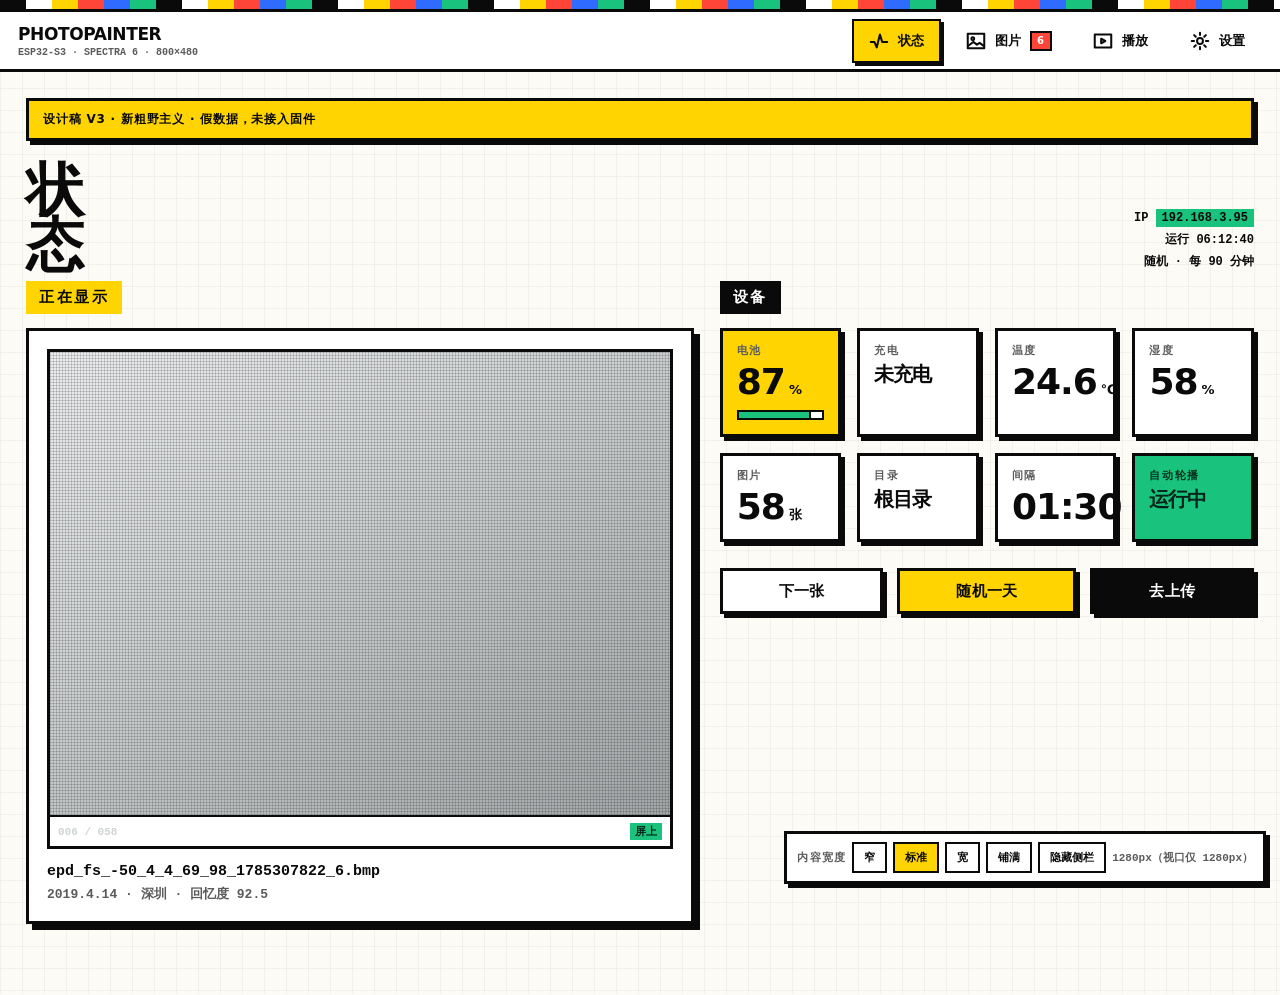
<file: design/v3-brutal.html>
<!DOCTYPE html>
<html lang="zh-CN">
<head>
<meta charset="UTF-8">
<meta name="viewport" content="width=device-width,initial-scale=1,viewport-fit=cover">
<meta name="theme-color" content="#fdfbf5">
<title>相框仪表盘 · 设计稿 v3（新粗野主义 / 大胆版）</title>
<style>
/* ==========================================================================
   设计稿 v3 —— 新粗野主义（Neo-brutalism）
   刻意夸张：3px 黑边、硬投影（无模糊）、满饱和的墨水屏六色、
   超粗标题、按下会“陷进去”的按钮、警示条式的色标。
   结构：与 v2 同一套信息架构（状态 / 图片（含上传）/ 播放 / 设置），
   响应式：≥1024 侧栏+多列，641~1023 顶栏，<641 底部页签。
   自检：?w=NNN&measure=1（见脚本末尾）
   ========================================================================== */
:root{
  --paper:#fdfbf5; --ink:#0a0a0a; --ink2:#5b5b5b;
  --y:#ffd400; --r:#ff4438; --b:#2f6bff; --g:#19c37d;
  --bd:3px; --sh:6px 6px 0 var(--ink); --sh-sm:4px 4px 0 var(--ink);
  --sans:"Segoe UI",system-ui,-apple-system,"PingFang SC","Microsoft YaHei",sans-serif;
  --mono:ui-monospace,SFMono-Regular,Menlo,Consolas,monospace;
  --maxw:1600px; --navh:60px;
}
*{margin:0;padding:0;box-sizing:border-box;-webkit-tap-highlight-color:transparent}
html{-webkit-text-size-adjust:100%}
body{
  font:16px/1.5 var(--sans);color:var(--ink);background:var(--paper);
  /* 底色铺一层极淡方格纸，呼应“仪表”的网格感 */
  background-image:linear-gradient(rgba(10,10,10,.045) 1px,transparent 1px),
                   linear-gradient(90deg,rgba(10,10,10,.045) 1px,transparent 1px);
  background-size:22px 22px;
  padding-bottom:calc(var(--navh) + 2px + env(safe-area-inset-bottom,0px));
}
button,input,select{font:inherit;color:inherit}
img{max-width:100%;display:block}

/* ---------- 警示条：6 色色标做成一条“封箱胶带” ---------- */
.tape{height:12px;background:repeating-linear-gradient(90deg,
  var(--ink) 0 26px,#fff 26px 52px,var(--y) 52px 78px,var(--r) 78px 104px,
  var(--b) 104px 130px,var(--g) 130px 156px);border-bottom:var(--bd) solid var(--ink)}

/* ---------- 区块 / 卡片 ---------- */
.blk{background:#fff;border:var(--bd) solid var(--ink);box-shadow:var(--sh)}
.blk+.blk{margin-top:26px}
.pad{padding:18px}
h2.sec{
  display:inline-block;font:900 15px/1 var(--sans);letter-spacing:2.6px;text-transform:uppercase;
  background:var(--ink);color:#fff;padding:9px 13px;margin:34px 0 14px;
}
h2.sec.y{background:var(--y);color:var(--ink)}
h2.sec.r{background:var(--r);color:#fff}
h2.sec:first-child{margin-top:0}
.hd{display:flex;align-items:flex-end;justify-content:space-between;gap:18px;flex-wrap:wrap;margin-bottom:8px}
.hd h1{font:900 clamp(34px,7vw,58px)/0.95 var(--sans);letter-spacing:-1.5px;text-transform:uppercase}
.hd h1 em{font-style:normal;background:var(--y);box-shadow:inset 0 -0.16em 0 var(--y),0 0 0 0;padding:0 6px}
.hd .rt{font:700 12px/1.8 var(--mono);text-align:right}
.hd .rt b{background:var(--g);padding:2px 6px}

/* ---------- 数据块 ---------- */
.tiles{display:grid;grid-template-columns:repeat(2,minmax(0,1fr));gap:16px}
.tile{background:#fff;border:var(--bd) solid var(--ink);box-shadow:var(--sh-sm);padding:14px;min-width:0}
.tile .l{font:800 11px/1 var(--sans);letter-spacing:1.6px;text-transform:uppercase;color:var(--ink2)}
.tile .v{font:900 clamp(26px,5vw,36px)/1 var(--sans);margin-top:8px;letter-spacing:-1px;
  display:flex;align-items:baseline;gap:4px;font-variant-numeric:tabular-nums}
.tile .v span{font:700 13px var(--sans)}
.tile.hi{background:var(--y)}
.tile.hi2{background:var(--g);color:#04231a}
.meter{height:10px;border:2px solid var(--ink);background:#fff;margin-top:10px;overflow:hidden}
.meter>i{display:block;height:100%;background:var(--g);border-right:2px solid var(--ink)}
.meter.low>i{background:var(--r)}
@media(min-width:641px){.tiles{grid-template-columns:repeat(4,minmax(0,1fr))}}

/* ---------- 按钮：硬投影 + 按下塌陷 ---------- */
.btn{display:inline-flex;align-items:center;justify-content:center;gap:8px;min-height:46px;padding:0 18px;
  background:#fff;border:var(--bd) solid var(--ink);box-shadow:var(--sh-sm);cursor:pointer;
  font:800 15px var(--sans);letter-spacing:.3px;transition:transform .06s,box-shadow .06s;text-transform:uppercase}
.btn:hover{background:var(--y)}
.btn:active{transform:translate(4px,4px);box-shadow:0 0 0 var(--ink)}
.btn.pri{background:var(--ink);color:#fff}
.btn.pri:hover{background:var(--b)}
.btn.y{background:var(--y)}
.btn.g{background:var(--g);color:#04231a}
.btn.r{background:var(--r);color:#fff}
.btn.sm{min-height:38px;font-size:13px;padding:0 12px;box-shadow:3px 3px 0 var(--ink)}
.btn.wide{width:100%}
.btnrow{display:flex;gap:14px;flex-wrap:wrap}
.btnrow .btn{flex:1 1 auto}

/* ---------- 表单 ---------- */
.f{display:block;margin-bottom:16px;min-width:0}
.f>span.k{display:block;font:800 11px/1 var(--sans);letter-spacing:1.6px;text-transform:uppercase;
  color:var(--ink2);margin-bottom:7px}
input[type=text],input[type=password],input[type=number],select{
  width:100%;min-width:0;height:46px;padding:0 12px;background:#fff;color:var(--ink);
  border:var(--bd) solid var(--ink);outline:none;appearance:none;font-weight:700}
input:focus,select:focus{background:#fffbe6;box-shadow:var(--sh-sm)}
select{background-image:linear-gradient(45deg,transparent 50%,var(--ink) 50%),linear-gradient(135deg,var(--ink) 50%,transparent 50%);
  background-position:calc(100% - 18px) 20px,calc(100% - 12px) 20px;background-size:6px 6px,6px 6px;
  background-repeat:no-repeat;padding-right:36px}
.irow{display:flex;gap:12px;align-items:flex-end;flex-wrap:wrap}
.irow .grow{flex:1 1 190px;min-width:0}

.sw{position:relative;width:64px;height:34px;border:var(--bd) solid var(--ink);background:#fff;cursor:pointer;flex:0 0 auto}
.sw:after{content:"";position:absolute;top:2px;left:2px;width:24px;height:24px;background:var(--ink);transition:.14s}
.sw[aria-checked="true"]{background:var(--g)}
.sw[aria-checked="true"]:after{left:32px}

.seg{display:flex;border:var(--bd) solid var(--ink);background:#fff;flex-wrap:wrap;box-shadow:var(--sh-sm)}
.seg button{flex:1 1 auto;min-width:0;min-height:44px;border:0;border-right:2px solid var(--ink);
  background:transparent;cursor:pointer;font:800 14px var(--sans);padding:0 14px;text-transform:uppercase}
.seg button:last-child{border-right:0}
.seg button[aria-pressed="true"]{background:var(--ink);color:#fff}
.seg.y button[aria-pressed="true"]{background:var(--y);color:var(--ink)}

/* 时 / 分 */
.time{display:grid;grid-template-columns:minmax(0,1fr) auto minmax(0,1fr) auto;gap:12px;align-items:end}
.step{display:flex;border:var(--bd) solid var(--ink);background:#fff;box-shadow:var(--sh-sm);min-width:0}
.step input{flex:1;width:auto;min-width:0;height:52px;border:0;background:transparent;text-align:center;
  font:900 24px var(--sans);appearance:textfield;font-variant-numeric:tabular-nums}
.step input::-webkit-outer-spin-button,.step input::-webkit-inner-spin-button{-webkit-appearance:none;margin:0}
.step button{width:46px;height:52px;flex:0 0 auto;border:0;background:transparent;cursor:pointer;font:900 22px var(--sans)}
.step button:hover{background:var(--y)}
.step button:first-child{border-right:2px solid var(--ink)}
.step button:last-child{border-left:2px solid var(--ink)}
.time .u{font:800 12px var(--sans);letter-spacing:1px;text-transform:uppercase;padding-bottom:18px}
.hint{display:inline-block;font:800 12px var(--mono);background:var(--b);color:#fff;padding:5px 9px}
/* 内容变宽后，小控件不该跟着拉长（否则步进器/按钮会变成超宽空盒子）——统一加上限 */
@media(min-width:641px){
  .time{grid-template-columns:minmax(0,200px) auto minmax(0,200px) auto;justify-content:start}
  .seg{max-width:580px}
  .btn.wide{max-width:420px}
  label.f>input,label.f>select{max-width:580px}
}

input[type=range]{-webkit-appearance:none;appearance:none;width:100%;min-width:0;height:34px;background:transparent}
input[type=range]::-webkit-slider-runnable-track{height:10px;background:#fff;border:2px solid var(--ink)}
input[type=range]::-webkit-slider-thumb{-webkit-appearance:none;width:22px;height:26px;background:var(--ink);
  margin-top:-10px;border:2px solid var(--ink)}
.sl{display:grid;grid-template-columns:58px minmax(0,1fr) 46px;gap:12px;align-items:center;margin-bottom:6px}
.sl .k{font:800 11px var(--sans);letter-spacing:1px;text-transform:uppercase;color:var(--ink2)}
.sl .val{font:800 13px var(--mono);text-align:right;font-variant-numeric:tabular-nums}

/* ---------- 图片网格 ---------- */
.grid{display:grid;grid-template-columns:repeat(2,minmax(0,1fr));gap:16px}
.ph{border:var(--bd) solid var(--ink);background:#fff;box-shadow:var(--sh-sm);cursor:pointer;min-width:0;
  transition:transform .08s,box-shadow .08s}
.ph:hover{transform:translate(-2px,-2px);box-shadow:8px 8px 0 var(--ink)}
.ph[aria-current="true"]{background:var(--y)}
.ph .im{aspect-ratio:1;border-bottom:2px solid var(--ink);display:block;background-color:currentColor;
  background-image:repeating-linear-gradient(0deg,rgba(10,10,10,.16) 0 1px,transparent 1px 3px),
   repeating-linear-gradient(90deg,rgba(10,10,10,.16) 0 1px,transparent 1px 3px),
   linear-gradient(150deg,rgba(255,255,255,.6),rgba(0,0,0,.22))}
.ph:nth-child(6n+1){color:#cfd4d6}.ph:nth-child(6n+2){color:#a8b39c}
.ph:nth-child(6n+3){color:#e3d97f}.ph:nth-child(6n+4){color:#d9a79c}
.ph:nth-child(6n+5){color:#a9b6d8}.ph:nth-child(6n){color:#8d968f}
.ph .lb{display:flex;justify-content:space-between;align-items:center;gap:6px;padding:6px 8px;
  font:800 11px var(--mono)}
.ph .on{background:var(--g);color:#04231a;padding:1px 5px}
@media(min-width:641px){.grid{grid-template-columns:repeat(4,minmax(0,1fr))}}
@media(min-width:1024px){.grid{grid-template-columns:repeat(6,minmax(0,1fr))}}

.pager{display:flex;flex-wrap:wrap;gap:8px;margin-top:20px}
.pager a{min-width:40px;height:40px;display:inline-flex;align-items:center;justify-content:center;
  border:var(--bd) solid var(--ink);background:#fff;color:var(--ink);text-decoration:none;font:800 14px var(--mono);
  box-shadow:3px 3px 0 var(--ink)}
.pager a[aria-current="page"]{background:var(--ink);color:#fff}
.pager a.dis{opacity:.4}

/* ---------- 上传（与图片同页） ---------- */
.upl{border:var(--bd) solid var(--ink);background:#fff;box-shadow:var(--sh);margin-bottom:24px}
.upl>summary{padding:14px 16px;cursor:pointer;list-style:none;display:flex;justify-content:space-between;
  align-items:center;font:900 17px var(--sans);letter-spacing:.4px;text-transform:uppercase;background:var(--y)}
.upl>summary::-webkit-details-marker{display:none}
.upl>summary:after{content:"▼";font-size:12px}
.upl[open]>summary:after{content:"▲"}
.uplbody{padding:18px}
.drop{border:var(--bd) dashed var(--ink);background:#fffbe6;padding:26px 16px;text-align:center;cursor:pointer}
.drop:hover{background:var(--y)}
.drop .t{font:900 19px var(--sans);text-transform:uppercase;letter-spacing:.5px}
.drop .s{font:700 13px var(--sans);margin-top:6px;color:var(--ink2)}
.cmp{display:grid;grid-template-columns:minmax(0,1fr) minmax(0,1fr);gap:16px}
.cmp figure{border:var(--bd) solid var(--ink);background:#fff;padding:10px;min-width:0}
.cmp .im{aspect-ratio:4/3;border:2px solid var(--ink);display:block;
  background:repeating-linear-gradient(0deg,rgba(10,10,10,.15) 0 1px,transparent 1px 3px),
   repeating-linear-gradient(90deg,rgba(10,10,10,.15) 0 1px,transparent 1px 3px),linear-gradient(150deg,#dfe7e9,#a9b6bb)}
.cmp .im.epd{background:repeating-linear-gradient(0deg,rgba(10,10,10,.2) 0 1px,transparent 1px 3px),
   repeating-linear-gradient(90deg,rgba(10,10,10,.2) 0 1px,transparent 1px 3px),linear-gradient(150deg,#e6dfa4,#8a9a86)}
.cmp figcaption{margin-top:9px;font:900 11px var(--sans);letter-spacing:1.4px;text-transform:uppercase}
.acc{border:var(--bd) solid var(--ink);background:#fff;margin-top:18px}
.acc>summary{padding:13px 15px;cursor:pointer;list-style:none;font:900 14px var(--sans);letter-spacing:.6px;
  text-transform:uppercase;display:flex;justify-content:space-between;align-items:center}
.acc>summary::-webkit-details-marker{display:none}
.acc>summary:after{content:"+"}
.acc[open]>summary:after{content:"−"}
.acc .body{padding:0 15px 16px;border-top:2px solid var(--ink);padding-top:16px}
.prog{height:16px;border:var(--bd) solid var(--ink);background:#fff;margin:14px 0;overflow:hidden}
.prog>i{display:block;height:100%;width:58%;background:repeating-linear-gradient(45deg,var(--g) 0 8px,#0f9c63 8px 16px)}
.blist{display:grid;grid-template-columns:minmax(0,1fr);gap:10px}
.bitem{display:flex;align-items:center;gap:12px;border:2px solid var(--ink);background:#fff;padding:8px 10px;min-width:0}
.bitem .th{width:38px;height:38px;flex:0 0 auto;border:2px solid var(--ink);background:
  repeating-linear-gradient(0deg,rgba(10,10,10,.16) 0 1px,transparent 1px 3px),
  repeating-linear-gradient(90deg,rgba(10,10,10,.16) 0 1px,transparent 1px 3px),linear-gradient(150deg,#cbd5d7,#96a4aa)}
.bitem .nm{flex:1;min-width:0;font:700 12px var(--mono);white-space:nowrap;overflow:hidden;text-overflow:ellipsis}
.st{flex:0 0 auto;font:900 11px var(--sans);letter-spacing:.6px;padding:4px 8px;border:2px solid var(--ink);text-transform:uppercase}
.st.ok{background:var(--g)}.st.wait{background:var(--b);color:#fff}.st.err{background:var(--r);color:#fff}

/* ---------- 版心 ---------- */
/* width:100% 不可省：main 是 grid 子项，一旦带 auto 外边距就不会被拉伸，
   而会收缩到内容的 fit-content 宽度（曾因此让内容在宽屏下只剩 631px） */
main{width:100%;max-width:var(--maxw);margin:0 auto;padding:22px 18px 60px;min-width:0}
@media(min-width:641px){main{padding:26px 26px 70px}}
/* 侧栏贴左边（全出血），只有内容在右侧剩余区域里居中、并保持原来的宽度：
   内容是定宽居中的，不随窗口拉伸——否则 .btn.wide 之类的元素会被拉得极宽 */
@media(min-width:1400px){.shell{display:grid;grid-template-columns:250px minmax(0,1fr)}
  main{padding:34px 46px 80px;max-width:1160px;margin:0 auto}}
.cols{display:grid;gap:26px;grid-template-columns:minmax(0,1fr)}
.cols>*{min-width:0}
/* 两栏排版只在够宽时才启用：1024~1400 之间若还分两栏，各栏只剩 ~475px，看着非常挤
   （1366 笔记本的视口约 1318px，减去侧栏后内容仅 1068px —— 正是"太窄"的来源） */
/* 状态页的「大图 + 设备」从 1024 就分两栏：单一栏时大图会高得夸张 */
@media(min-width:1024px){.cols.status{grid-template-columns:minmax(0,1.25fr) minmax(0,1fr);align-items:start}}
@media(min-width:1400px){
  .cols.c2{grid-template-columns:minmax(0,1.25fr) minmax(0,1fr);align-items:start}
  .cols.c2b{grid-template-columns:minmax(0,1fr) minmax(0,1fr)}
}
.hidden{display:none!important}

/* ---------- 导航：手机底部 / 平板顶栏 / PC 侧栏 ---------- */
.nav{position:fixed;left:0;right:0;bottom:0;z-index:40;background:#fff;border-top:var(--bd) solid var(--ink);
  padding-bottom:env(safe-area-inset-bottom,0px)}
.nav .brand,.nav .foot{display:none}
.tabs{display:flex;width:100%;max-width:var(--maxw);margin:0 auto}
.tabs button{flex:1;min-width:0;border:0;background:transparent;cursor:pointer;padding:10px 2px 9px;
  display:flex;flex-direction:column;align-items:center;gap:3px;font:800 11px var(--sans);
  letter-spacing:.6px;text-transform:uppercase;border-top:4px solid transparent}
.tabs button svg{width:22px;height:22px;stroke:currentColor;fill:none;stroke-width:2.2;stroke-linecap:round;stroke-linejoin:round}
.tabs button[aria-selected="true"]{background:var(--y);border-top-color:var(--ink)}
.tabs .badge{background:var(--r);color:#fff;font:900 10px/1 var(--sans);padding:3px 5px;border:2px solid var(--ink)}
@media(min-width:641px){
  body{padding-bottom:0}
  .nav{position:sticky;top:0;bottom:auto;border-top:0;border-bottom:var(--bd) solid var(--ink);
    display:flex;align-items:center;gap:16px;padding:0 18px;height:var(--navh)}
  .nav .brand{display:flex;align-items:center;gap:10px;min-width:0}
  .nav .brand b{font:900 17px var(--sans);letter-spacing:-.4px;text-transform:uppercase;white-space:nowrap}
  .nav .brand small{display:block;font:700 10px var(--mono);color:var(--ink2)}
  .tabs{width:auto;margin:0 0 0 auto;gap:8px;flex:0 1 auto}
  .tabs button{flex:0 0 auto;flex-direction:row;gap:8px;padding:9px 14px;font-size:13px;border-top:0;
    border:2px solid transparent}
  .tabs button[aria-selected="true"]{border:2px solid var(--ink);box-shadow:3px 3px 0 var(--ink)}
}
/* 侧栏只在 ≥1400 出现：2560×1600 屏在 200% 缩放下 CSS 视口仅约 1318px，
   这种宽度再分 250px 给侧栏，内容就只剩 ~976px —— 此时用顶部导航更划算 */
@media(min-width:1400px){
  .nav{position:sticky;top:0;height:100vh;flex-direction:column;align-items:stretch;gap:0;
    border-bottom:0;border-right:var(--bd) solid var(--ink);padding:22px 16px;width:250px}
  .nav .brand{padding:0 4px 18px;border-bottom:var(--bd) solid var(--ink)}
  .nav .brand b{font-size:19px}
  .tabs{flex-direction:column;margin:18px 0 0;gap:12px}
  .tabs button{flex:1 1 auto;justify-content:flex-start;padding:12px 13px;font-size:14px}
  .nav .foot{display:block;margin-top:auto;padding:14px 4px 0;border-top:var(--bd) solid var(--ink);
    font:700 11px/1.8 var(--mono);color:var(--ink2)}
}

/* ---------- 弹层 / 吐司 ---------- */
.bd{position:fixed;inset:0;background:rgba(10,10,10,.55);z-index:50;opacity:0;pointer-events:none;transition:.18s}
.bd.on{opacity:1;pointer-events:auto}
.sheet{position:fixed;left:0;right:0;bottom:0;z-index:51;background:#fff;border-top:var(--bd) solid var(--ink);
  padding:18px 18px calc(22px + env(safe-area-inset-bottom,0px));transform:translateY(103%);transition:.22s cubic-bezier(.2,.8,.2,1)}
.sheet.on{transform:translateY(0)}
@media(min-width:1024px){
  .sheet{left:50%;right:auto;bottom:auto;top:50%;width:520px;margin-left:-260px;border:var(--bd) solid var(--ink);
    box-shadow:12px 12px 0 var(--ink);transform:translateY(-46%) scale(.97);opacity:0;transition:.16s}
  .sheet.on{transform:translateY(-50%) scale(1);opacity:1}
}
.sheet h3{font:900 20px var(--sans);text-transform:uppercase;letter-spacing:-.3px}
.sheet .mut{font:700 12px var(--mono);color:var(--ink2);margin-top:5px}
.toast{position:fixed;left:50%;bottom:calc(84px + env(safe-area-inset-bottom,0px));transform:translate(-50%,12px);
  z-index:60;background:var(--ink);color:#fff;border:var(--bd) solid var(--ink);box-shadow:var(--sh-sm);
  padding:12px 18px;font:800 14px var(--sans);opacity:0;pointer-events:none;transition:.18s;max-width:90vw;text-align:center}
@media(min-width:641px){.toast{bottom:26px}}
.toast.on{opacity:1;transform:translate(-50%,0)}
.toast.err{background:var(--r)}
.mock{display:flex;align-items:center;gap:10px;background:var(--y);border:var(--bd) solid var(--ink);
  box-shadow:var(--sh-sm);padding:10px 14px;margin-bottom:22px;font:800 12px var(--sans);
  letter-spacing:.8px;text-transform:uppercase}
/* 自检结果：放在文档流最前面（不用 fixed，确保截图能截到） */
#measure{background:var(--ink);color:#8ef0ae;font:12px/1.5 var(--mono);padding:10px 12px;
  white-space:pre-wrap;word-break:break-all}
/* 设计稿专用：内容宽度切换（正式移植时连同顶部提示条一起删掉）
   两条生效路径：① radio + :has() 纯 CSS（脚本没跑也能用）；② 脚本写内联 max-width */
.wdsw{position:fixed;right:14px;bottom:16px;z-index:70;display:none;align-items:center;gap:6px;
  background:#fff;border:var(--bd) solid var(--ink);box-shadow:var(--sh-sm);padding:8px 10px;
  font:800 11px var(--sans)}
@media(min-width:1024px){.wdsw{display:flex}}
.wdsw .cap{letter-spacing:1.2px;text-transform:uppercase;color:var(--ink2)}
.wdsw input{position:absolute;width:1px;height:1px;opacity:0;pointer-events:none}
.wdsw label{border:2px solid var(--ink);background:#fff;font:800 11px var(--sans);padding:6px 10px;
  cursor:pointer;user-select:none}
.wdsw label:hover{background:var(--paper)}
.wdsw input:checked+label{background:var(--y)}
.wdsw input:focus-visible+label{outline:2px solid var(--b);outline-offset:1px}
.wdsw .now{font:800 11px var(--mono);color:var(--ink2);min-width:96px;text-align:right}
body:has(#cw1120:checked) main{max-width:1120px}
body:has(#cw1400:checked) main{max-width:1400px}
body:has(#cw1600:checked) main{max-width:1600px}
body:has(#cw0:checked) main{max-width:none}
/* 隐藏侧栏：把侧栏那 250px 让给内容（≥1400 才有侧栏，所以断点一致） */
@media(min-width:1400px){
  body:has(#cwnonav:checked) .nav{display:none}
  body:has(#cwnonav:checked) .shell{grid-template-columns:minmax(0,1fr)}
}
</style>
</head>
<body>
<div class="tape" aria-hidden="true"></div>

<div class="shell">
<nav class="nav">
  <div class="brand">
    <span>
      <b>PhotoPainter</b>
      <small>ESP32-S3 · SPECTRA 6 · 800×480</small>
    </span>
  </div>
  <div class="tabs">
    <button aria-selected="true" data-p="p-status">
      <svg viewBox="0 0 24 24"><path d="M3 13h4l2.5 6L13 5l2.5 8H21"/></svg>状态</button>
    <button data-p="p-photos">
      <svg viewBox="0 0 24 24"><rect x="3" y="4" width="18" height="16"/><circle cx="8.5" cy="9.5" r="1.6"/><path d="m4 17 5-4 4 3 3-2 4 3"/></svg>图片
      <span class="badge">6</span></button>
    <button data-p="p-play">
      <svg viewBox="0 0 24 24"><rect x="3" y="5" width="18" height="14"/><path d="M10 9.5v5l4.5-2.5z"/></svg>播放</button>
    <button data-p="p-settings">
      <svg viewBox="0 0 24 24"><circle cx="12" cy="12" r="3.2"/><path d="M12 3v2.5M12 18.5V21M3 12h2.5M18.5 12H21M5.6 5.6l1.8 1.8M16.6 16.6l1.8 1.8M18.4 5.6l-1.8 1.8M7.4 16.6l-1.8 1.8"/></svg>设置</button>
  </div>
  <div class="foot">v2.1.0<br>MIT LICENSE</div>
</nav>

<main>
  <p class="mock">设计稿 v3 · 新粗野主义 · 假数据，未接入固件</p>

  <!-- ================= 状态 ================= -->
  <section id="p-status">
    <div class="hd">
      <h1>状<br>态</h1>
      <div class="rt">IP <b>192.168.3.95</b><br>运行 06:12:40<br>随机 · 每 90 分钟</div>
    </div>

    <div class="cols c2 status">
    <div>
    <h2 class="sec y">正在显示</h2>
    <div class="blk pad">
      <div class="ph" style="box-shadow:none;cursor:default">
        <span class="im" style="aspect-ratio:4/3;border-bottom:2px solid var(--ink)"></span>
        <div class="lb"><span>006 / 058</span><span class="on">屏上</span></div>
      </div>
      <div style="margin-top:14px">
        <div style="font:800 15px var(--mono);word-break:break-all">epd_fs_-50_4_4_69_98_1785307822_6.bmp</div>
        <div style="font:700 13px var(--mono);color:var(--ink2);margin-top:5px">2019.4.14 · 深圳 · 回忆度 92.5</div>
      </div>
    </div>

    </div>
    <div>
    <h2 class="sec">设备</h2>
    <div class="tiles">
      <div class="tile hi"><div class="l">电池</div><div class="v">87<span>%</span></div>
        <div class="meter"><i style="width:87%"></i></div></div>
      <div class="tile"><div class="l">充电</div><div class="v" style="font-size:20px">未充电</div>
        <div class="meter" style="visibility:hidden"></div></div>
      <div class="tile"><div class="l">温度</div><div class="v">24.6<span>℃</span></div></div>
      <div class="tile"><div class="l">湿度</div><div class="v">58<span>%</span></div></div>
      <div class="tile"><div class="l">图片</div><div class="v">58<span>张</span></div></div>
      <div class="tile"><div class="l">目录</div><div class="v" style="font-size:20px">根目录</div></div>
      <div class="tile"><div class="l">间隔</div><div class="v">01:30</div></div>
      <div class="tile hi2"><div class="l" style="color:#04321f">自动轮播</div><div class="v" style="font-size:20px">运行中</div></div>
    </div>

    <div class="btnrow" style="margin-top:26px">
      <button class="btn">下一张</button>
      <button class="btn y">随机一天</button>
      <button class="btn pri">去上传</button>
    </div>
    </div>
    </div>
  </section>

  <!-- ================= 图片（含上传） ================= -->
  <section id="p-photos" class="hidden">
    <div class="hd">
      <h1>图<br>片</h1>
      <div class="rt">共 <b>58</b> 张<br>第 2 / 6 页<br>目录：根目录</div>
    </div>

    <details class="upl" open>
      <summary>上传新照片</summary>
      <div class="uplbody">
        <div class="drop">
          <div class="t">点这里选照片</div>
          <div class="s">JPG / PNG / BMP · 可多选 · 传完就地刷新下方列表</div>
        </div>
        <div class="btnrow" style="margin-top:18px">
          <button class="btn pri" style="flex:2 1 200px">开始上传（6 张）</button>
          <button class="btn">重试失败</button>
          <button class="btn r">清空</button>
        </div>
        <div class="prog"><i></i></div>
        <div class="blist">
          <div class="bitem"><span class="th"></span><span class="nm">epd_at_0_20_20_50_100_1785307900_0.bmp</span><span class="st ok">已上传</span></div>
          <div class="bitem"><span class="th"></span><span class="nm">epd_at_0_20_20_50_100_1785307900_1.bmp</span><span class="st ok">已上传</span></div>
          <div class="bitem"><span class="th"></span><span class="nm">epd_at_0_20_20_50_100_1785307900_2.bmp</span><span class="st wait">上传中</span></div>
          <div class="bitem"><span class="th"></span><span class="nm">epd_at_0_20_20_50_100_1785307900_3.bmp</span><span class="st err">失败</span></div>
        </div>

        <h2 class="sec r">效果预览</h2>
        <div class="cmp">
          <figure><span class="im"></span><figcaption>原图</figcaption></figure>
          <figure><span class="im epd"></span><figcaption>墨水屏效果</figcaption></figure>
        </div>

        <details class="acc">
          <summary>图像调节</summary>
          <div class="body">
            <span class="k" style="display:block;font:800 11px var(--sans);letter-spacing:1.6px;text-transform:uppercase;color:var(--ink2);margin-bottom:7px">管线</span>
            <div class="seg y"><button aria-pressed="true">epdoptimize</button><button>OpenDisplay</button></div>
            <label class="f" style="margin-top:16px"><span class="k">抖动矩阵</span>
              <select><option>Floyd-Steinberg</option><option>Atkinson</option><option>Jarvis-Judice-Ninke</option><option>Stucki</option><option>Burkes</option><option>Sierra-3</option><option>Sierra-2</option></select></label>
            <div class="sl"><span class="k">亮度</span><input type="range" min="-50" max="50" value="0"><span class="val">0</span></div>
            <div class="sl"><span class="k">对比度</span><input type="range" min="-50" max="50" value="20"><span class="val">+20</span></div>
            <div class="sl"><span class="k">饱和度</span><input type="range" min="-50" max="50" value="20"><span class="val">+20</span></div>
            <div class="sl"><span class="k">锐化</span><input type="range" min="0" max="100" value="50"><span class="val">50</span></div>
            <div class="sl"><span class="k">扩散</span><input type="range" min="0" max="200" value="100"><span class="val">100</span></div>
          </div>
        </details>
      </div>
    </details>

    <div class="irow">
      <label class="f grow" style="margin:0"><span class="k">播放目录</span>
        <select><option>（根目录）· 58 张</option><option>猫咪 · 24 张</option><option>风景 · 31 张</option></select></label>
      <div class="seg" style="flex:0 1 auto"><button aria-pressed="true">最新</button><button>序号</button><button>已上屏</button></div>
    </div>

    <h2 class="sec">照片</h2>
    <div class="grid">
      <div class="ph" aria-current="true"><span class="im"></span><div class="lb"><span>001</span><span class="on">屏上</span></div></div>
      <div class="ph"><span class="im"></span><div class="lb"><span>002</span><span>—</span></div></div>
      <div class="ph"><span class="im"></span><div class="lb"><span>003</span><span>—</span></div></div>
      <div class="ph"><span class="im"></span><div class="lb"><span>004</span><span>—</span></div></div>
      <div class="ph"><span class="im"></span><div class="lb"><span>005</span><span>—</span></div></div>
      <div class="ph"><span class="im"></span><div class="lb"><span>006</span><span>—</span></div></div>
      <div class="ph"><span class="im"></span><div class="lb"><span>007</span><span>新</span></div></div>
      <div class="ph"><span class="im"></span><div class="lb"><span>008</span><span>新</span></div></div>
      <div class="ph"><span class="im"></span><div class="lb"><span>009</span><span>新</span></div></div>
      <div class="ph"><span class="im"></span><div class="lb"><span>010</span><span>—</span></div></div>
      <div class="ph"><span class="im"></span><div class="lb"><span>011</span><span>—</span></div></div>
      <div class="ph"><span class="im"></span><div class="lb"><span>012</span><span>—</span></div></div>
    </div>
    <div class="pager"><a class="dis">‹</a><a>1</a><a aria-current="page">2</a><a>3</a><a>4</a><a>5</a><a>6</a><a>›</a></div>
  </section>

  <!-- ================= 播放 ================= -->
  <section id="p-play" class="hidden">
    <div class="hd">
      <h1>播<br>放</h1>
      <div class="rt">随机<br>每 <b>90</b> 分钟<br>休眠 23:00–07:00</div>
    </div>

    <h2 class="sec y">轮播间隔</h2>
    <div class="blk pad">
      <div class="time">
        <span class="step"><button aria-label="减小时">−</button><input type="number" value="1" min="0" max="24" aria-label="小时"><button aria-label="加小时">+</button></span><span class="u">时</span>
        <span class="step"><button aria-label="减分钟">−</button><input type="number" value="30" min="0" max="59" aria-label="分钟"><button aria-label="加分钟">+</button></span><span class="u">分</span>
      </div>
      <div style="margin-top:14px"><span class="hint">= 90 分钟</span></div>

      <div style="display:flex;align-items:center;gap:16px;margin-top:22px;padding-top:18px;border-top:var(--bd) solid var(--ink)">
        <div style="flex:1;min-width:0">
          <div style="font:900 17px var(--sans);text-transform:uppercase">自动轮播</div>
          <div style="font:700 12px var(--sans);color:var(--ink2);margin-top:3px">关掉后只手动切图</div>
        </div>
        <span class="sw" role="switch" aria-checked="true" tabindex="0"></span>
      </div>

      <div style="margin-top:22px;padding-top:18px;border-top:var(--bd) solid var(--ink)">
        <span class="k" style="display:block;font:800 11px var(--sans);letter-spacing:1.6px;text-transform:uppercase;color:var(--ink2);margin-bottom:9px">轮播方式</span>
        <div class="seg y"><button aria-pressed="false">顺序</button><button aria-pressed="false">倒序</button><button aria-pressed="true">随机</button></div>
        <p style="font:700 12px var(--sans);color:var(--ink2);margin-top:11px">随机＝洗牌不重复，一轮走完自动重洗</p>
      </div>
    </div>

    <h2 class="sec">目录与休眠</h2>
    <div class="blk pad">
      <label class="f"><span class="k">播放目录</span>
        <select><option>（根目录）· 58 张</option><option>猫咪 · 24 张</option><option>风景 · 31 张</option></select></label>
      <div class="irow">
        <label class="f grow" style="margin:0"><span class="k">新建分类目录</span><input type="text" placeholder="如 猫咪"></label>
        <button class="btn">创建</button>
      </div>
      <div class="irow" style="margin-top:18px">
        <label class="f grow" style="margin:0"><span class="k">停止轮播</span><input type="text" value="23:00" style="text-align:center"></label>
        <label class="f grow" style="margin:0"><span class="k">恢复轮播</span><input type="text" value="07:00" style="text-align:center"></label>
      </div>
      <div class="btnrow" style="margin-top:20px"><button class="btn pri wide">保存播放设置</button></div>
    </div>
  </section>

  <!-- ================= 设置 ================= -->
  <section id="p-settings" class="hidden">
    <div class="hd">
      <h1>设<br>置</h1>
      <div class="rt">固件 v2.1.0<br>ESP-IDF v5.5.4<br>余量 132 KB</div>
    </div>

    <h2 class="sec y">网络</h2>
    <div class="blk pad">
      <div style="display:flex;align-items:center;gap:14px;flex-wrap:wrap">
        <div style="flex:1;min-width:0">
          <div style="font:900 18px var(--sans);word-break:break-all">qian-home</div>
          <div style="font:700 13px var(--mono);color:var(--ink2)">192.168.3.95</div>
        </div>
        <span class="st ok">已连接</span>
      </div>
      <div class="btnrow" style="margin:18px 0">
        <button class="btn">扫描网络</button><button class="btn r">重置配网</button>
      </div>
      <label class="f"><span class="k">SSID</span><input type="text" placeholder="网络名"></label>
      <label class="f"><span class="k">密码</span><input type="password" placeholder="••••••••"></label>
      <button class="btn pri wide">连接</button>
    </div>

    <h2 class="sec">Home Assistant</h2>
    <div class="blk pad">
      <div style="display:flex;align-items:center;gap:16px;padding-bottom:18px;border-bottom:var(--bd) solid var(--ink)">
        <div style="flex:1"><div style="font:900 17px var(--sans);text-transform:uppercase">启用 MQTT</div>
          <div style="font:700 12px var(--sans);color:var(--ink2);margin-top:3px">自动发现温度 / 电量 / 轮播开关</div></div>
        <span class="sw" role="switch" aria-checked="false" tabindex="0"></span>
      </div>
      <label class="f" style="margin-top:18px"><span class="k">Broker 地址</span><input type="text" placeholder="192.168.1.100"></label>
      <label class="f"><span class="k">端口</span><input type="text" placeholder="1883"></label>
      <button class="btn pri wide">保存 MQTT 设置</button>
    </div>

    <h2 class="sec r">危险操作</h2>
    <div class="blk pad">
      <p style="font:700 13px var(--sans);color:var(--ink2);margin-bottom:16px">
        重启会中断正在进行的上传与墨水屏刷新。</p>
      <button class="btn r wide">重启设备</button>
    </div>
    <p style="font:700 11px var(--mono);color:var(--ink2);text-align:center;margin-top:26px">
      ESP32-S3 PHOTOPAINTER · MIT LICENSE</p>
  </section>
</main>
</div><!-- /.shell -->

<div class="bd" id="bd"></div>
<div class="sheet" id="sheet">
  <h3>显示到屏幕？</h3>
  <p class="mut">epd_at_-50_4_4_69_98_1785307822.bmp · 序号 007</p>
  <div class="btnrow" style="margin-top:18px">
    <button class="btn pri" style="flex:2 1 170px">显示到屏幕</button>
    <button class="btn r">删除</button>
  </div>
</div>
<div class="toast" id="toast">已保存（轮播间隔 01:30）</div>

<!-- 设计稿专用：切换内容宽度，选好后告诉我（正式移植时删掉） -->
<div class="wdsw" id="wdsw">
  <span class="cap">内容宽度</span>
  <input type="radio" name="cw" id="cw1120" data-w="1120"><label for="cw1120">窄</label>
  <input type="radio" name="cw" id="cw1400" data-w="1400"><label for="cw1400">标准</label>
  <input type="radio" name="cw" id="cw1600" data-w="1600" checked><label for="cw1600">宽</label>
  <input type="radio" name="cw" id="cw0" data-w="0"><label for="cw0">铺满</label>
  <input type="checkbox" id="cwnonav"><label for="cwnonav">隐藏侧栏</label>
  <span class="now" id="cwnow"></span>
</div>

<script type="module">
const $=s=>document.querySelector(s), $$=s=>[...document.querySelectorAll(s)];
let tt;
function toast(m,err){const t=$('#toast');t.textContent=m;t.className='toast on'+(err?' err':'');
  clearTimeout(tt);tt=setTimeout(()=>t.className='toast',2200)}
function showTab(id){
  $$('.tabs button').forEach(x=>x.setAttribute('aria-selected',String(x.dataset.p===id)));
  $$('main > section').forEach(s=>s.classList.toggle('hidden',s.id!==id));
  window.scrollTo({top:0,behavior:'instant'});
}
$$('.tabs button').forEach(b=>b.onclick=()=>showTab(b.dataset.p));
const _h=location.hash.slice(1);
if(_h&&document.getElementById(_h)&&document.getElementById(_h).parentElement.tagName==='MAIN')showTab(_h);

$$('.sw').forEach(el=>{
  const flip=()=>{el.setAttribute('aria-checked',el.getAttribute('aria-checked')==='true'?'false':'true');
    toast(el.getAttribute('aria-checked')==='true'?'已开启（演示）':'已关闭（演示）')};
  el.onclick=flip;el.onkeydown=e=>{if(e.key===' '||e.key==='Enter'){e.preventDefault();flip()}};
});
$$('.seg').forEach(s=>s.querySelectorAll('button').forEach(b=>b.onclick=()=>{
  s.querySelectorAll('button').forEach(x=>x.setAttribute('aria-pressed',String(x===b)));toast('已选：'+b.textContent)}));
$$('.step').forEach(st=>{
  const inp=st.querySelector('input'),[dec,inc]=st.querySelectorAll('button'),max=+inp.max||99;
  const set=v=>{v=Math.max(0,Math.min(max,v|0));inp.value=v;
    const box=st.closest('.time');if(box){const n=box.querySelectorAll('input');
      toast('轮播间隔 '+n[0].value+' 时 '+n[1].value+' 分')}};
  dec.onclick=()=>set(+inp.value-1);inc.onclick=()=>set(+inp.value+1);
});
$$('.ph').forEach(p=>p.onclick=()=>{$('#sheet').classList.add('on');$('#bd').classList.add('on')});
const close=()=>{$('#sheet').classList.remove('on');$('#bd').classList.remove('on')};
$('#bd').onclick=close;
$$('#sheet .btn').forEach(b=>b.onclick=()=>{toast(b.textContent+' — 演示');close()});
$$('.btn').forEach(b=>{if(!b.closest('#sheet')&&!b.closest('.seg'))b.onclick=()=>toast(b.textContent.trim()+' — 演示（未接后端）')});

/* 设计稿专用：内容宽度切换（侧栏始终贴左，只改内容的定宽/居中）
   注意：宽度本身已由 radio + :has() 的纯 CSS 负责，这里只做持久化与“实际生效宽度”读数 */
(function(){
  const box=document.querySelector('#wdsw'); if(!box) return;
  const main=document.querySelector('main'), now=document.querySelector('#cwnow');
  const radios=[...box.querySelectorAll('input[type=radio]')];
  const nonav=box.querySelector('#cwnonav');
  let want=1600;      /* 已定稿：内容宽度取「宽」档 1600px */
  const show=()=>{
    if(!now) return;
    const act=Math.round(main.getBoundingClientRect().width);
    now.textContent = (want>0 && act < want-4) ? act+'px（视口仅 '+innerWidth+'px）' : act+'px';
  };
  const apply=w=>{
    want=w;
    main.style.maxWidth = w>0 ? w+'px' : 'none';     /* 铺满 = 不设上限 */
    show();
    try{localStorage.setItem('designW',String(w))}catch(e){}
  };
  radios.forEach(r=>r.addEventListener('change',()=>{ if(r.checked) apply(+r.dataset.w) }));
  if(nonav){
    nonav.addEventListener('change',()=>{ show();
      try{localStorage.setItem('designNonav',nonav.checked?'1':'0')}catch(e){} });
    try{ if(localStorage.getItem('designNonav')==='1') nonav.checked=true; }catch(e){}
  }
  try{
    const s=localStorage.getItem('designW');
    if(s!==null){ const r=radios.find(x=>+x.dataset.w===+s); if(r){ r.checked=true; want=+s; } }
  }catch(e){}
  apply(want);
  addEventListener('resize',show);
})();

/* 自检：?w=NNN 模拟窄屏（无头浏览器布局视口有 ~496px 下限）；?measure=1 列出越界元素 */
const _m=(location.search.match(/[?&]w=(\d+)/)||[])[1];
if(_m){const w=+_m;
  document.documentElement.style.width=w+'px';document.body.style.width=w+'px';
  const nav=document.querySelector('.nav');nav.style.width=w+'px';nav.style.left='0';nav.style.right='auto';
  document.querySelector('main').style.maxWidth=w+'px';}
if(location.search.indexOf('measure')>=0){
  const refW=_m?+_m:document.documentElement.clientWidth, bad=[];
  $$('body *').forEach(el=>{
    if(el.id==='measure')return;
    if(el.closest('.bd')||el.closest('.sheet')||el.closest('.toast'))return;
    const r=el.getBoundingClientRect();
    if(r.width===0&&r.height===0)return;
    if(r.right>refW+1.5||r.left<-1.5){
      bad.push(el.tagName.toLowerCase()+(el.className?'.'+String(el.className).trim().split(/\s+/).join('.'):'')
        +'  right='+Math.round(r.right)+' w='+Math.round(r.width));
    }
  });
  const pre=document.createElement('pre');pre.id='measure';
  const _sh=document.querySelector('.shell'), _nv=document.querySelector('.nav'), _mn=document.querySelector('main');
  const _w=el=>el?Math.round(el.getBoundingClientRect().width):-1;
  pre.textContent='refWidth='+refW+'  viewport='+document.documentElement.clientWidth
    +'  bodyScrollWidth='+document.body.scrollWidth
    +'\n几何: innerWidth='+innerWidth+' shell='+_w(_sh)+' nav='+_w(_nv)+' main='+_w(_mn)
    +' mainMax='+(_mn?getComputedStyle(_mn).maxWidth:'-')
    +' shellCols='+(_sh?getComputedStyle(_sh).gridTemplateColumns:'-')
    +' mainMargin='+(_mn?getComputedStyle(_mn).marginLeft+'/'+getComputedStyle(_mn).marginRight:'-')
    +'\noverflowCount='+bad.length+'\n'+(bad.slice(0,16).join('\n')||'(none)');
  document.body.prepend(pre);
}
</script>
</body>
</html>
</file>
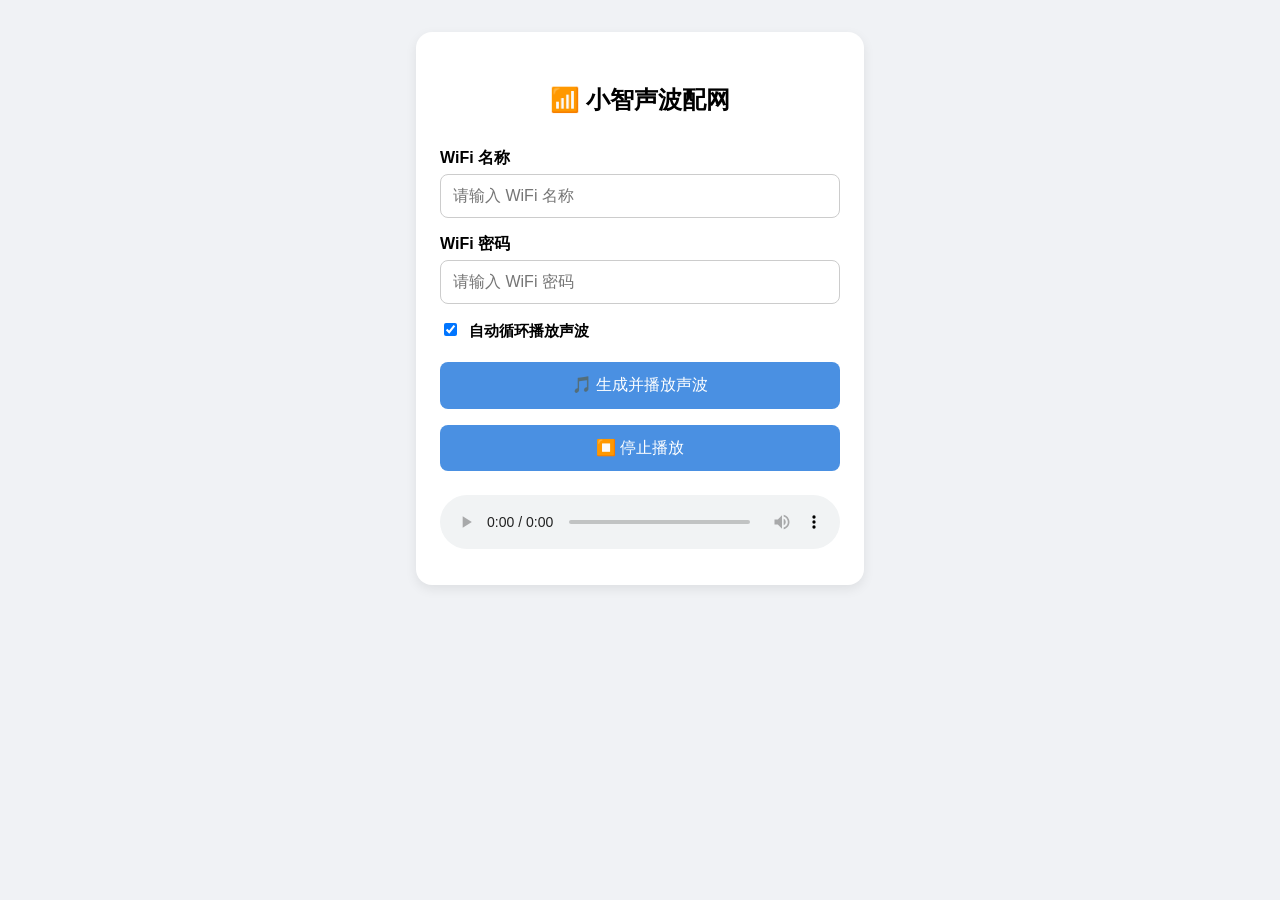
<file: ESP32-S3-6Color-PhotoFrame/scripts/sonic_wifi_config.html>
<!DOCTYPE html>
<html lang="zh">
<head>
  <meta charset="UTF-8" />
  <title>小智声波配网</title>
  <meta name="viewport" content="width=device-width, initial-scale=1.0" />
  <style>
    body {
      font-family: "Segoe UI", "PingFang SC", sans-serif;
      background: #f0f2f5;
      margin: 0;
      padding: 2rem 1rem;
      display: flex;
      justify-content: center;
    }
    .card {
      background: #fff;
      padding: 2rem 1.5rem;
      border-radius: 16px;
      box-shadow: 0 4px 12px rgba(0, 0, 0, 0.08);
      max-width: 400px;
      width: 100%;
    }
    h2 {
      text-align: center;
      margin-bottom: 2rem;
    }
    label {
      font-weight: bold;
      display: block;
      margin: 1rem 0 0.3rem;
    }
    input[type="text"],
    input[type="password"] {
      width: 100%;
      padding: 0.75rem;
      font-size: 1rem;
      border-radius: 8px;
      border: 1px solid #ccc;
      box-sizing: border-box;
    }
    input[type="checkbox"] {
      margin-right: 0.5rem;
    }
    .checkbox-container {
      margin-top: 1rem;
      font-size: 0.95rem;
    }
    button {
      width: 100%;
      margin-top: 1rem;
      padding: 0.8rem;
      font-size: 1rem;
      border: none;
      border-radius: 8px;
      background-color: #4a90e2;
      color: #fff;
      cursor: pointer;
      transition: background-color 0.2s;
    }
    button:hover {
      background-color: #357ab8;
    }
    button:active {
      background-color: #2f6ea2;
    }
    audio {
      margin-top: 1.5rem;
      width: 100%;
      outline: none;
    }
  </style>
</head>
<body>
  <div class="card">
    <h2>📶 小智声波配网</h2>
    <label for="ssid">WiFi 名称</label>
    <input id="ssid" type="text" value="" placeholder="请输入 WiFi 名称" />

    <label for="pwd">WiFi 密码</label>
    <input id="pwd" type="password" value="" placeholder="请输入 WiFi 密码" />

    <div class="checkbox-container">
      <label><input type="checkbox" id="loopCheck" checked /> 自动循环播放声波</label>
    </div>

    <button onclick="generate()">🎵 生成并播放声波</button>
    <button onclick="stopPlay()">⏹️ 停止播放</button>
    <audio id="player" controls></audio>
  </div>

  <script>
    const MARK = 1800;
    const SPACE = 1500;
    const SAMPLE_RATE = 44100;
    const BIT_RATE = 100;
    const START_BYTES = [0x01, 0x02];
    const END_BYTES = [0x03, 0x04];
    let loopTimer = null;

    function checksum(data) {
      return data.reduce((sum, b) => (sum + b) & 0xff, 0);
    }

    function toBits(byte) {
      const bits = [];
      for (let i = 7; i >= 0; i--) bits.push((byte >> i) & 1);
      return bits;
    }

    function afskModulate(bits) {
      const samplesPerBit = SAMPLE_RATE / BIT_RATE;
      const totalSamples = Math.floor(bits.length * samplesPerBit);
      const buffer = new Float32Array(totalSamples);
      for (let i = 0; i < bits.length; i++) {
        const freq = bits[i] ? MARK : SPACE;
        for (let j = 0; j < samplesPerBit; j++) {
          const t = (i * samplesPerBit + j) / SAMPLE_RATE;
          buffer[i * samplesPerBit + j] = Math.sin(2 * Math.PI * freq * t);
        }
      }
      return buffer;
    }

    function floatTo16BitPCM(floatSamples) {
      const buffer = new Uint8Array(floatSamples.length * 2);
      for (let i = 0; i < floatSamples.length; i++) {
        const s = Math.max(-1, Math.min(1, floatSamples[i]));
        const val = s < 0 ? s * 0x8000 : s * 0x7fff;
        buffer[i * 2] = val & 0xff;
        buffer[i * 2 + 1] = (val >> 8) & 0xff;
      }
      return buffer;
    }

    function buildWav(pcm) {
      const wavHeader = new Uint8Array(44);
      const dataLen = pcm.length;
      const fileLen = 36 + dataLen;

      const writeStr = (offset, str) => {
        for (let i = 0; i < str.length; i++) wavHeader[offset + i] = str.charCodeAt(i);
      };
      const write32 = (offset, value) => {
        wavHeader[offset] = value & 0xff;
        wavHeader[offset + 1] = (value >> 8) & 0xff;
        wavHeader[offset + 2] = (value >> 16) & 0xff;
        wavHeader[offset + 3] = (value >> 24) & 0xff;
      };
      const write16 = (offset, value) => {
        wavHeader[offset] = value & 0xff;
        wavHeader[offset + 1] = (value >> 8) & 0xff;
      };

      writeStr(0, 'RIFF');
      write32(4, fileLen);
      writeStr(8, 'WAVE');
      writeStr(12, 'fmt ');
      write32(16, 16);
      write16(20, 1);
      write16(22, 1);
      write32(24, SAMPLE_RATE);
      write32(28, SAMPLE_RATE * 2);
      write16(32, 2);
      write16(34, 16);
      writeStr(36, 'data');
      write32(40, dataLen);

      return new Blob([wavHeader, pcm], { type: 'audio/wav' });
    }

    function generate() {
      stopPlay();
      const ssid = document.getElementById('ssid').value.trim();
      const pwd = document.getElementById('pwd').value.trim();
      const dataStr = ssid + '\n' + pwd;
      const textBytes = Array.from(new TextEncoder().encode(dataStr));
      const fullBytes = [...START_BYTES, ...textBytes, checksum(textBytes), ...END_BYTES];

      let bits = [];
      fullBytes.forEach((b) => (bits = bits.concat(toBits(b))));

      const floatBuf = afskModulate(bits);
      const pcmBuf = floatTo16BitPCM(floatBuf);
      const wavBlob = buildWav(pcmBuf);

      const audio = document.getElementById('player');
      audio.src = URL.createObjectURL(wavBlob);
      audio.load();
      audio.play();

      // 修改了这里：使用 'ended' 事件来实现循环播放
      if (document.getElementById('loopCheck').checked) {
        audio.onended = function() {
          audio.currentTime = 0;  // 从头开始
          audio.play();           // 重新播放
        };
      }
    }

    function stopPlay() {
      const audio = document.getElementById('player');
      audio.pause();
      audio.onended = null;  // 清除事件监听
    }
  </script>
</body>
</html>
</file>
